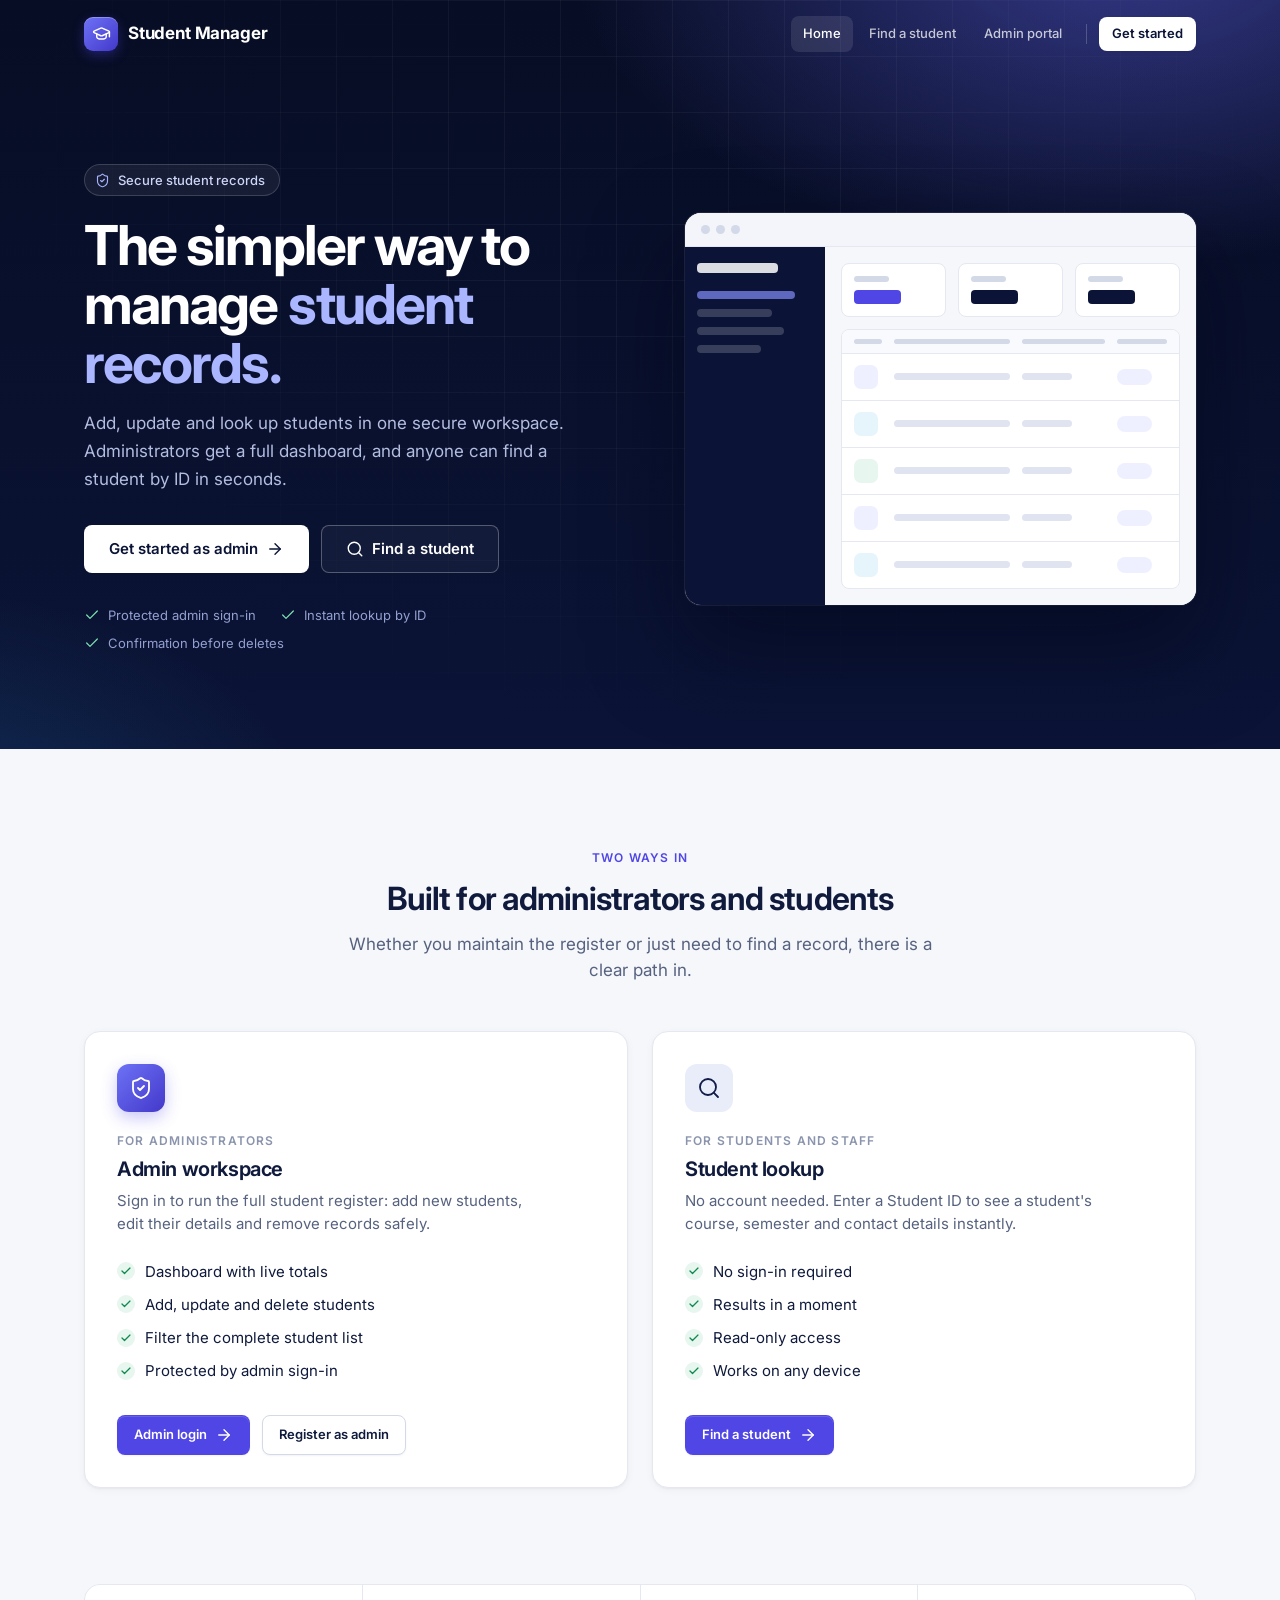
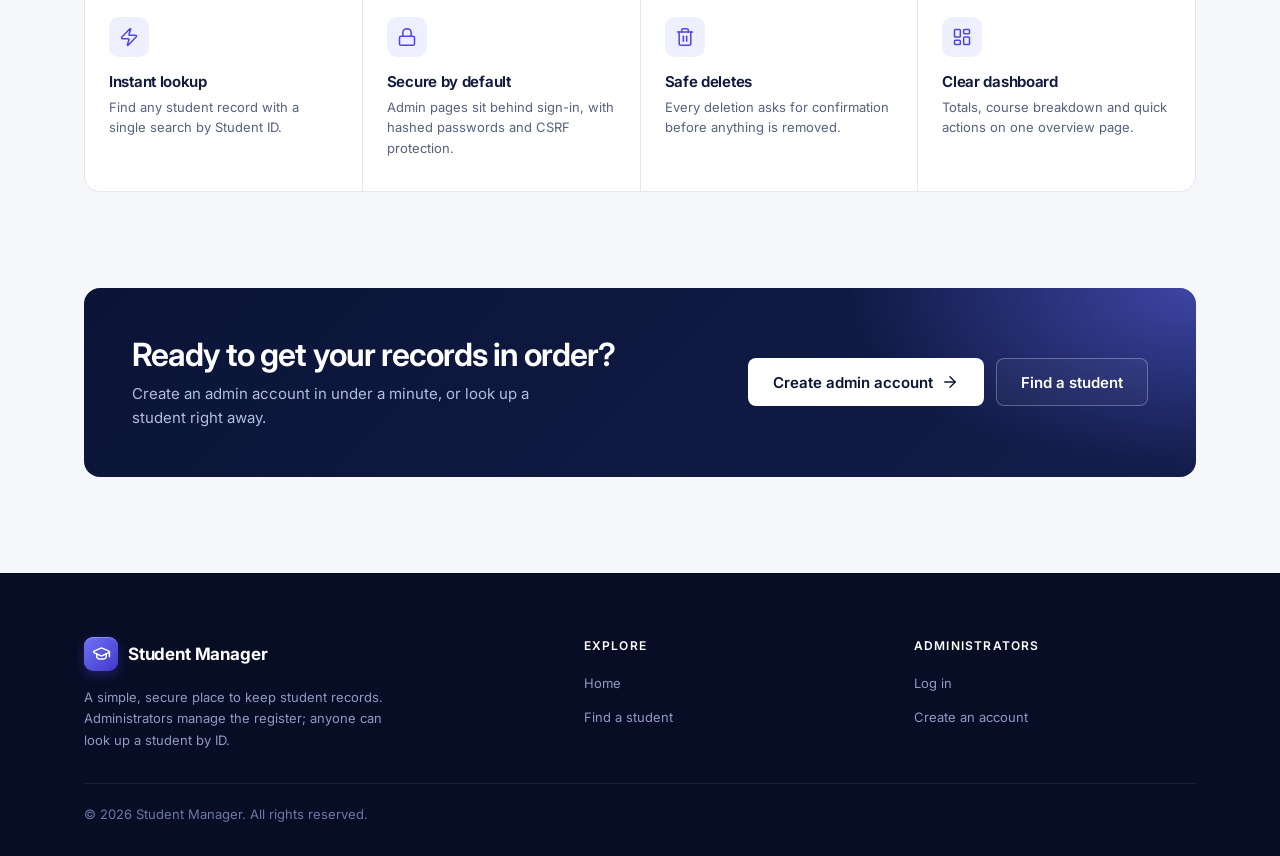
<file: target/classes/static/index.html>
<!DOCTYPE html>
<html lang="en">
<head>
    <meta charset="UTF-8">
    <meta name="viewport" content="width=device-width, initial-scale=1.0">
    <title>Student Management System</title>
    <link rel="icon" href="data:image/svg+xml,%3Csvg xmlns='http://www.w3.org/2000/svg' viewBox='0 0 32 32'%3E%3Crect width='32' height='32' rx='8' fill='%234f46e5'/%3E%3Cpath d='M16 8 6 13l10 5 10-5-10-5zM10 16v4c3 2.5 9 2.5 12 0v-4' fill='none' stroke='white' stroke-width='2' stroke-linecap='round' stroke-linejoin='round'/%3E%3C/svg%3E">
    <link rel="preconnect" href="https://fonts.googleapis.com">
    <link rel="preconnect" href="https://fonts.gstatic.com" crossorigin>
    <link rel="stylesheet" href="https://fonts.googleapis.com/css2?family=Inter:wght@400;500;600;700&amp;display=swap">
    <link rel="stylesheet" href="style.css">
</head>
<body data-area="public" data-nav="overlay">
<main class="flush">

<section class="hero">
    <div class="hero-in">
        <div class="hero-copy">
            <span class="pill"><span data-icon="shield" style="display:contents"></span>Secure student records</span>
            <h1>The simpler way to manage <em>student records.</em></h1>
            <p class="lead">Add, update and look up students in one secure workspace. Administrators get a full dashboard, and anyone can find a student by ID in seconds.</p>
            <div class="hero-cta">
                <a class="btn lg light arrow" href="admin-register.html">Get started as admin<span data-icon="arrow" style="display:contents"></span></a>
                <a class="btn lg outline-light" href="searchstudent.html"><span data-icon="search" style="display:contents"></span>Find a student</a>
            </div>
            <ul class="hero-points">
                <li><span data-icon="check" style="display:contents"></span>Protected admin sign-in</li>
                <li><span data-icon="check" style="display:contents"></span>Instant lookup by ID</li>
                <li><span data-icon="check" style="display:contents"></span>Confirmation before deletes</li>
            </ul>
        </div>

        <div class="mock" aria-hidden="true">
            <div class="mock-bar"><i></i><i></i><i></i></div>
            <div class="mock-body">
                <div class="mock-side"><b></b><span></span><span></span><span></span><span></span></div>
                <div class="mock-main">
                    <div class="mock-stats">
                        <div class="mock-stat"><span></span><b></b></div>
                        <div class="mock-stat"><span></span><b></b></div>
                        <div class="mock-stat"><span></span><b></b></div>
                    </div>
                    <div class="mock-table">
                        <div class="mock-row head"><span></span><span></span><span></span><span></span></div>
                        <div class="mock-row"><i class="av"></i><i class="ln"></i><i class="ln s"></i><i class="pl"></i></div>
                        <div class="mock-row"><i class="av"></i><i class="ln"></i><i class="ln s"></i><i class="pl"></i></div>
                        <div class="mock-row"><i class="av"></i><i class="ln"></i><i class="ln s"></i><i class="pl"></i></div>
                        <div class="mock-row"><i class="av"></i><i class="ln"></i><i class="ln s"></i><i class="pl"></i></div>
                        <div class="mock-row"><i class="av"></i><i class="ln"></i><i class="ln s"></i><i class="pl"></i></div>
                    </div>
                </div>
            </div>
        </div>
    </div>
</section>

<section class="section" id="portals">
    <div class="section-in">
        <div class="section-head">
            <span class="eyebrow">Two ways in</span>
            <h2>Built for administrators and students</h2>
            <p>Whether you maintain the register or just need to find a record, there is a clear path in.</p>
        </div>
        <div class="portals">
            <article class="portal">
                <span class="ic lg brand-ic" data-icon="shield"></span>
                <span class="tag">For administrators</span>
                <h3>Admin workspace</h3>
                <p>Sign in to run the full student register: add new students, edit their details and remove records safely.</p>
                <ul class="checks">
                    <li><span data-icon="check" style="display:contents"></span>Dashboard with live totals</li>
                    <li><span data-icon="check" style="display:contents"></span>Add, update and delete students</li>
                    <li><span data-icon="check" style="display:contents"></span>Filter the complete student list</li>
                    <li><span data-icon="check" style="display:contents"></span>Protected by admin sign-in</li>
                </ul>
                <div class="portal-actions">
                    <a class="btn arrow" href="adimin-login.html">Admin login<span data-icon="arrow" style="display:contents"></span></a>
                    <a class="btn ghost" href="admin-register.html">Register as admin</a>
                </div>
            </article>
            <article class="portal">
                <span class="ic lg navy-ic" data-icon="search"></span>
                <span class="tag">For students and staff</span>
                <h3>Student lookup</h3>
                <p>No account needed. Enter a Student ID to see a student's course, semester and contact details instantly.</p>
                <ul class="checks">
                    <li><span data-icon="check" style="display:contents"></span>No sign-in required</li>
                    <li><span data-icon="check" style="display:contents"></span>Results in a moment</li>
                    <li><span data-icon="check" style="display:contents"></span>Read-only access</li>
                    <li><span data-icon="check" style="display:contents"></span>Works on any device</li>
                </ul>
                <div class="portal-actions">
                    <a class="btn arrow" href="searchstudent.html">Find a student<span data-icon="arrow" style="display:contents"></span></a>
                </div>
            </article>
        </div>
    </div>
</section>

<section class="section tight-top">
    <div class="section-in">
        <div class="features">
            <div class="feature"><span class="ic" data-icon="zap"></span><h3>Instant lookup</h3><p>Find any student record with a single search by Student ID.</p></div>
            <div class="feature"><span class="ic" data-icon="lock"></span><h3>Secure by default</h3><p>Admin pages sit behind sign-in, with hashed passwords and CSRF protection.</p></div>
            <div class="feature"><span class="ic" data-icon="trash"></span><h3>Safe deletes</h3><p>Every deletion asks for confirmation before anything is removed.</p></div>
            <div class="feature"><span class="ic" data-icon="dash"></span><h3>Clear dashboard</h3><p>Totals, course breakdown and quick actions on one overview page.</p></div>
        </div>
    </div>
</section>

<section class="section tight-top">
    <div class="section-in">
        <div class="cta-band">
            <div>
                <h2>Ready to get your records in order?</h2>
                <p>Create an admin account in under a minute, or look up a student right away.</p>
            </div>
            <div class="hero-cta">
                <a class="btn lg light arrow" href="admin-register.html">Create admin account<span data-icon="arrow" style="display:contents"></span></a>
                <a class="btn lg outline-light" href="searchstudent.html">Find a student</a>
            </div>
        </div>
    </div>
</section>

</main>
<script src="csrf.js"></script>
</body>
</html>
</file>
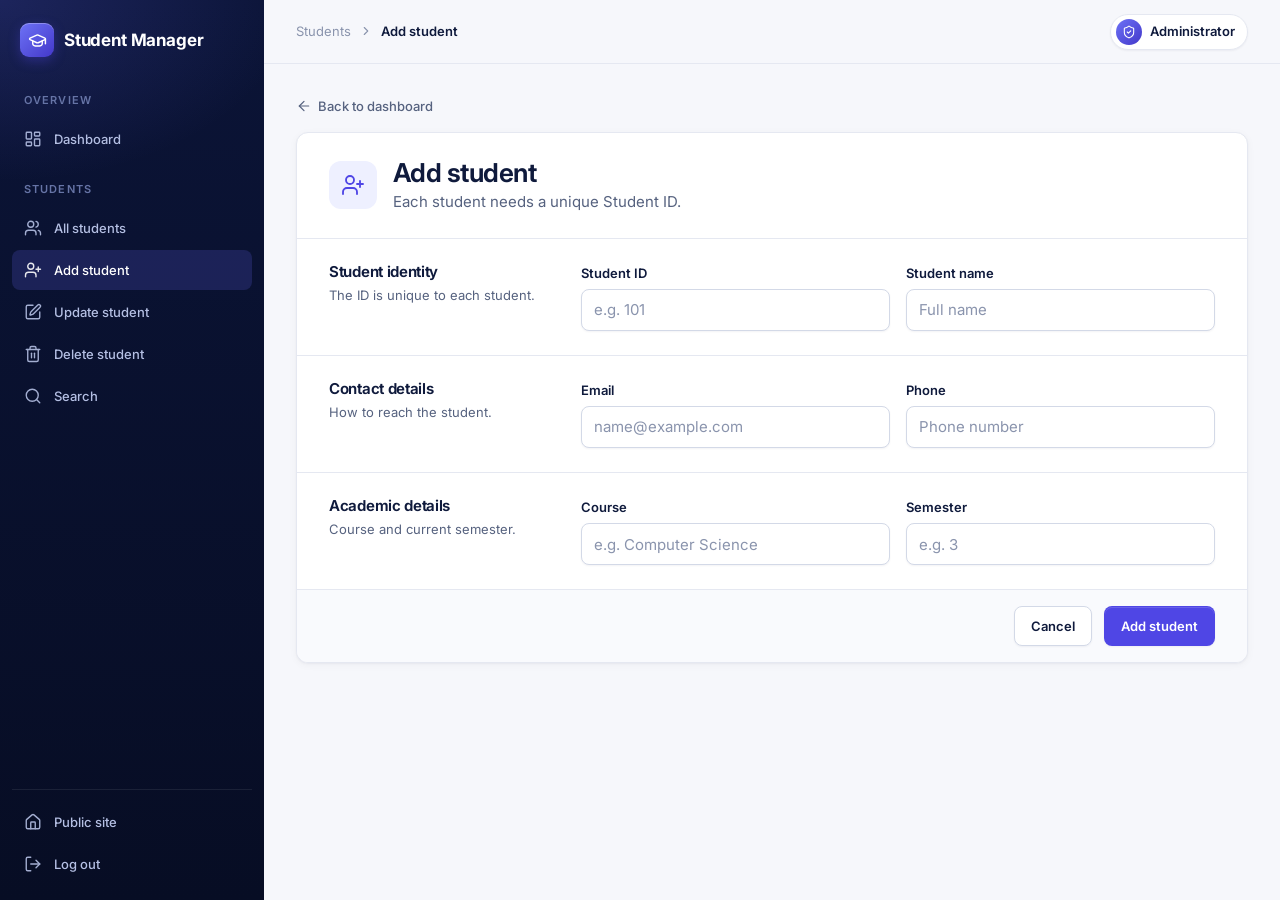
<file: target/classes/static/addstudent.html>
<!DOCTYPE html>
<html lang="en">
<head>
    <meta charset="UTF-8">
    <meta name="viewport" content="width=device-width, initial-scale=1.0">
    <title>Add Student</title>
    <link rel="icon" href="data:image/svg+xml,%3Csvg xmlns='http://www.w3.org/2000/svg' viewBox='0 0 32 32'%3E%3Crect width='32' height='32' rx='8' fill='%234f46e5'/%3E%3Cpath d='M16 8 6 13l10 5 10-5-10-5zM10 16v4c3 2.5 9 2.5 12 0v-4' fill='none' stroke='white' stroke-width='2' stroke-linecap='round' stroke-linejoin='round'/%3E%3C/svg%3E">
    <link rel="preconnect" href="https://fonts.googleapis.com">
    <link rel="preconnect" href="https://fonts.gstatic.com" crossorigin>
    <link rel="stylesheet" href="https://fonts.googleapis.com/css2?family=Inter:wght@400;500;600;700&amp;display=swap">
    <link rel="stylesheet" href="style.css">
</head>
<body data-area="admin">
<main>
<a class="back-link" href="admin.html"><span data-icon="back" style="display:contents"></span>Back to dashboard</a>
<div class="card form-card">
    <div class="form-card-head">
        <span class="ic lg" data-icon="add"></span>
        <div><h1>Add student</h1><p class="sub">Each student needs a unique Student ID.</p></div>
    </div>
    <form action="/create" method="post" data-loading>
        <section class="form-section">
            <div><h2>Student identity</h2><p>The ID is unique to each student.</p></div>
            <div class="form-grid">
                <div class="field"><label for="id">Student ID</label>
                    <input type="number" id="id" name="id" placeholder="e.g. 101" min="1" required></div>
                <div class="field"><label for="name">Student name</label>
                    <input type="text" id="name" name="name" placeholder="Full name" required></div>
            </div>
        </section>
        <section class="form-section">
            <div><h2>Contact details</h2><p>How to reach the student.</p></div>
            <div class="form-grid">
                <div class="field"><label for="email">Email</label>
                    <input type="email" id="email" name="email" placeholder="name@example.com" required></div>
                <div class="field"><label for="phone">Phone</label>
                    <input type="text" id="phone" name="phone" placeholder="Phone number" required></div>
            </div>
        </section>
        <section class="form-section">
            <div><h2>Academic details</h2><p>Course and current semester.</p></div>
            <div class="form-grid">
                <div class="field"><label for="course">Course</label>
                    <input type="text" id="course" name="course" placeholder="e.g. Computer Science" required></div>
                <div class="field"><label for="semester">Semester</label>
                    <input type="number" id="semester" name="semester" placeholder="e.g. 3" min="1" required></div>
            </div>
        </section>
        <div class="form-foot"><a class="btn ghost" href="admin.html">Cancel</a><button type="submit" class="btn">Add student</button></div>
    </form>
</div>
</main>
<script src="csrf.js"></script>
</body>
</html>
</file>
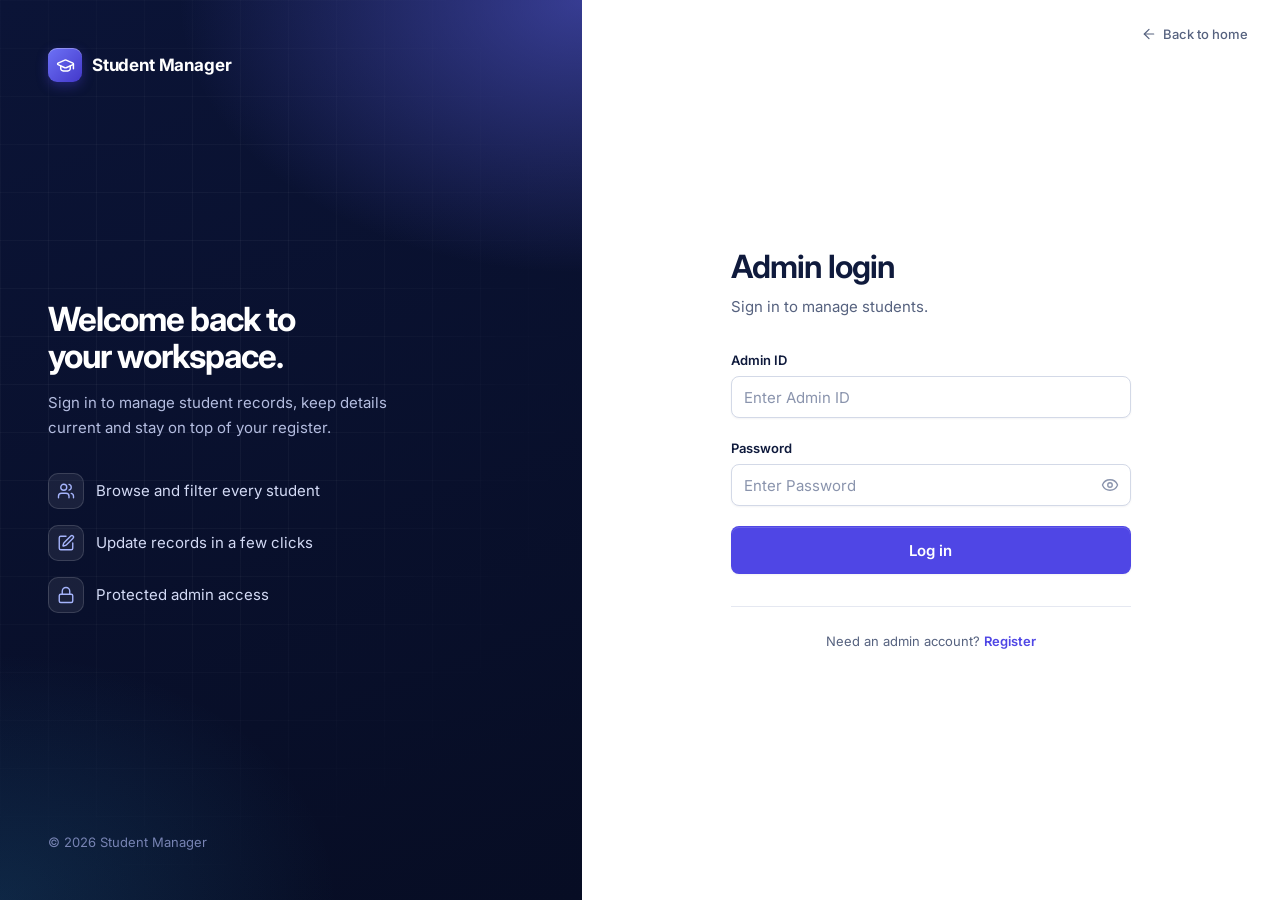
<file: target/classes/static/adimin-login.html>
<!DOCTYPE html>
<html lang="en">
<head>
    <meta charset="UTF-8">
    <meta name="viewport" content="width=device-width, initial-scale=1.0">
    <title>Admin Login</title>
    <link rel="icon" href="data:image/svg+xml,%3Csvg xmlns='http://www.w3.org/2000/svg' viewBox='0 0 32 32'%3E%3Crect width='32' height='32' rx='8' fill='%234f46e5'/%3E%3Cpath d='M16 8 6 13l10 5 10-5-10-5zM10 16v4c3 2.5 9 2.5 12 0v-4' fill='none' stroke='white' stroke-width='2' stroke-linecap='round' stroke-linejoin='round'/%3E%3C/svg%3E">
    <link rel="preconnect" href="https://fonts.googleapis.com">
    <link rel="preconnect" href="https://fonts.gstatic.com" crossorigin>
    <link rel="stylesheet" href="https://fonts.googleapis.com/css2?family=Inter:wght@400;500;600;700&amp;display=swap">
    <link rel="stylesheet" href="style.css">
</head>
<body data-area="auth">
<main class="auth">
    <aside class="auth-aside">
        <a class="brand" href="index.html"><span class="brand-mark" data-icon="cap"></span>Student Manager</a>
        <div>
            <h2>Welcome back to your workspace.</h2>
            <p class="lead">Sign in to manage student records, keep details current and stay on top of your register.</p>
            <ul class="auth-points">
                <li><span class="ic" data-icon="users"></span>Browse and filter every student</li>
                <li><span class="ic" data-icon="edit"></span>Update records in a few clicks</li>
                <li><span class="ic" data-icon="lock"></span>Protected admin access</li>
            </ul>
        </div>
        <p class="auth-note">&copy; <span data-year></span> Student Manager</p>
    </aside>

    <section class="auth-main">
        <a class="auth-back" href="index.html"><span data-icon="back" style="display:contents"></span>Back to home</a>
        <div class="auth-card">
            <a class="brand" href="index.html"><span class="brand-mark" data-icon="cap"></span>Student Manager</a>
            <h1>Admin login</h1>
            <p class="sub">Sign in to manage students.</p>
            <form onsubmit="event.preventDefault(); loginAdmin();" class="stack">
                <div class="field"><label for="username">Admin ID</label>
                    <input type="text" id="username" placeholder="Enter Admin ID" autocomplete="username" required></div>
                <div class="field"><label for="password">Password</label>
                    <input type="password" id="password" placeholder="Enter Password" autocomplete="current-password" required></div>
                <button type="submit" class="btn lg block" id="loginBtn">Log in</button>
            </form>
            <p class="msg" id="message" role="alert"></p>
            <p class="auth-alt">Need an admin account? <a href="admin-register.html">Register</a></p>
        </div>
    </section>
</main>
<script src="csrf.js"></script>
<script>
function loginAdmin() {
    let username = document.getElementById("username").value;
    let password = document.getElementById("password").value;
    const message = document.getElementById("message");
    const button = document.getElementById("loginBtn");

    if (username === "" || password === "") {
        showMsg(message, "Please enter Admin ID and Password", "err");
        return;
    }
    setLoading(button, true);

    fetch("/adminlogin", {
        method: "POST",
        headers: csrfHeaders({ "Content-Type": "application/x-www-form-urlencoded" }),
        body: "username=" + encodeURIComponent(username) +
            "&password=" + encodeURIComponent(password)
    })
        .then(response => response.text())
        .then(data => {
            if (data === "Login successful") {
                showMsg(message, "Login successful. Opening the dashboard...", "ok");
                window.location.href = "/admin.html";
            } else {
                showMsg(message, data.length > 120 ? "Login failed. Please try again." : data, "err");
                setLoading(button, false);
            }
        })
        .catch(error => {
            console.log(error);
            showMsg(message, "Something went wrong. Check your connection and try again.", "err");
            setLoading(button, false);
        });
}
</script>
</body>
</html>
</file>
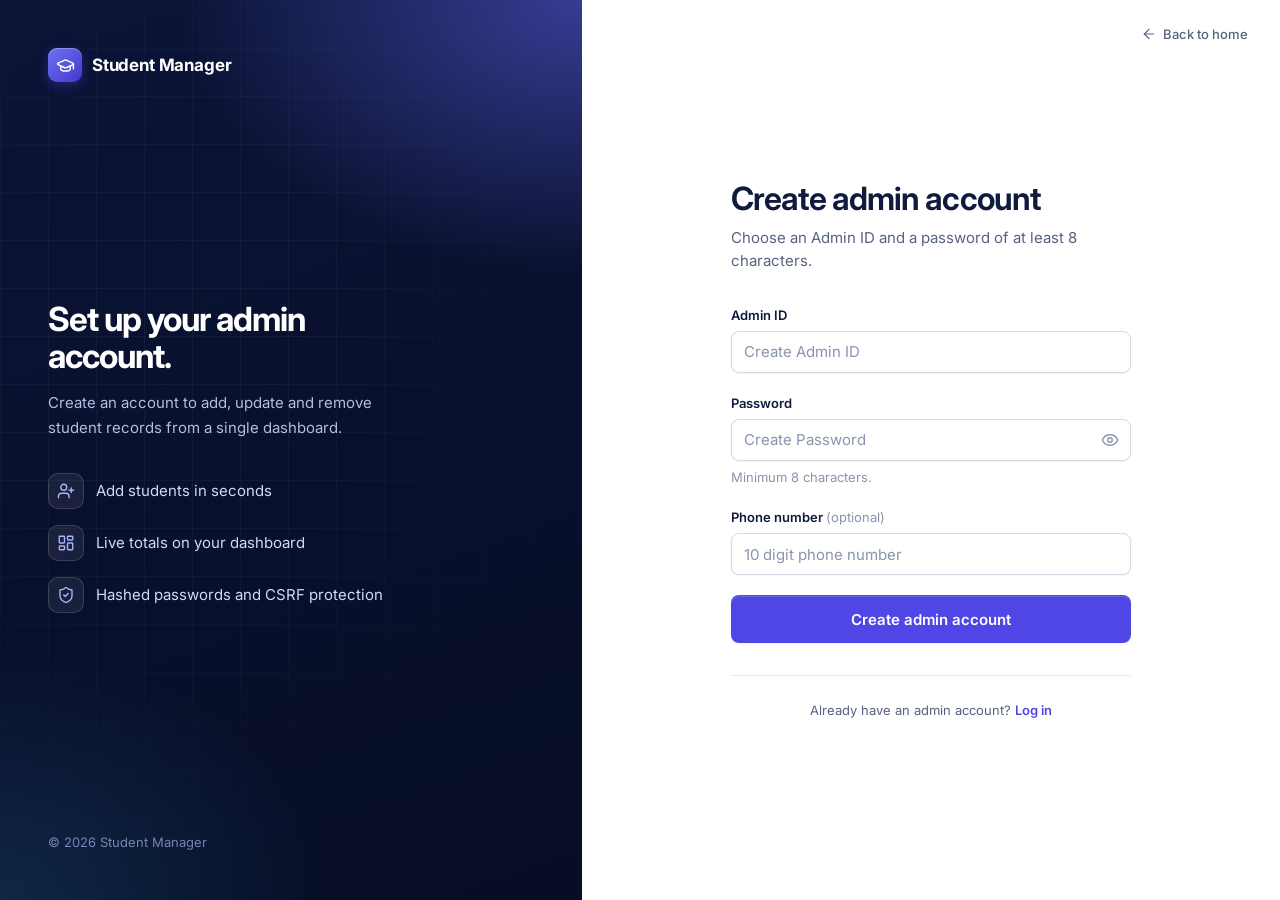
<file: target/classes/static/admin-register.html>
<!DOCTYPE html>
<html lang="en">
<head>
    <meta charset="UTF-8">
    <meta name="viewport" content="width=device-width, initial-scale=1.0">
    <title>Admin Registration</title>
    <link rel="icon" href="data:image/svg+xml,%3Csvg xmlns='http://www.w3.org/2000/svg' viewBox='0 0 32 32'%3E%3Crect width='32' height='32' rx='8' fill='%234f46e5'/%3E%3Cpath d='M16 8 6 13l10 5 10-5-10-5zM10 16v4c3 2.5 9 2.5 12 0v-4' fill='none' stroke='white' stroke-width='2' stroke-linecap='round' stroke-linejoin='round'/%3E%3C/svg%3E">
    <link rel="preconnect" href="https://fonts.googleapis.com">
    <link rel="preconnect" href="https://fonts.gstatic.com" crossorigin>
    <link rel="stylesheet" href="https://fonts.googleapis.com/css2?family=Inter:wght@400;500;600;700&amp;display=swap">
    <link rel="stylesheet" href="style.css">
</head>
<body data-area="auth">
<main class="auth">
    <aside class="auth-aside">
        <a class="brand" href="index.html"><span class="brand-mark" data-icon="cap"></span>Student Manager</a>
        <div>
            <h2>Set up your admin account.</h2>
            <p class="lead">Create an account to add, update and remove student records from a single dashboard.</p>
            <ul class="auth-points">
                <li><span class="ic" data-icon="add"></span>Add students in seconds</li>
                <li><span class="ic" data-icon="dash"></span>Live totals on your dashboard</li>
                <li><span class="ic" data-icon="shield"></span>Hashed passwords and CSRF protection</li>
            </ul>
        </div>
        <p class="auth-note">&copy; <span data-year></span> Student Manager</p>
    </aside>

    <section class="auth-main">
        <a class="auth-back" href="index.html"><span data-icon="back" style="display:contents"></span>Back to home</a>
        <div class="auth-card">
            <a class="brand" href="index.html"><span class="brand-mark" data-icon="cap"></span>Student Manager</a>
            <h1>Create admin account</h1>
            <p class="sub">Choose an Admin ID and a password of at least 8 characters.</p>
            <form onsubmit="event.preventDefault(); createAccount();" class="stack">
                <div class="field"><label for="adminId">Admin ID</label>
                    <input type="text" id="adminId" placeholder="Create Admin ID" maxlength="50" autocomplete="username" required></div>
                <div class="field"><label for="password">Password</label>
                    <input type="password" id="password" placeholder="Create Password" minlength="8" autocomplete="new-password" required>
                    <p class="hint">Minimum 8 characters.</p></div>
                <div class="field"><label for="phone">Phone number <span class="opt">(optional)</span></label>
                    <input type="text" id="phone" placeholder="10 digit phone number" maxlength="10" inputmode="numeric"></div>
                <button type="submit" class="btn lg block" id="registerBtn">Create admin account</button>
            </form>
            <p class="msg" id="message" role="alert"></p>
            <p class="auth-alt">Already have an admin account? <a href="adimin-login.html">Log in</a></p>
        </div>
    </section>
</main>
<script src="csrf.js"></script>
<script>
// Keep these in sync with the server rules in AdminController
const MIN_PASSWORD_LENGTH = 8;

function createAccount() {
    let adminId = document.getElementById("adminId").value.trim();
    let password = document.getElementById("password").value;
    let phone = document.getElementById("phone").value.trim();
    const message = document.getElementById("message");
    const button = document.getElementById("registerBtn");

    if (adminId === "") { showMsg(message, "Please enter Admin ID", "err"); return; }
    if (password.length < MIN_PASSWORD_LENGTH) {
        showMsg(message, "Password must be at least " + MIN_PASSWORD_LENGTH + " characters", "err");
        return;
    }
    if (phone !== "" && !/^[0-9]{10}$/.test(phone)) {
        showMsg(message, "Phone number must be 10 digits (or leave it empty)", "err");
        return;
    }
    setLoading(button, true);

    fetch("/registeradmin", {
        method: "POST",
        headers: csrfHeaders({ "Content-Type": "application/x-www-form-urlencoded" }),
        body: "adminId=" + encodeURIComponent(adminId) +
            "&password=" + encodeURIComponent(password) +
            "&phone=" + encodeURIComponent(phone)
    })
        .then(response => response.text().then(text => ({ ok: response.ok, text: text })))
        .then(result => {
            showMsg(message, result.text.length > 120 ? "Registration failed. Please try again." : result.text, result.ok ? "ok" : "err");
            if (result.ok) {
                setTimeout(() => { window.location.href = "adimin-login.html"; }, 1500);
            } else {
                setLoading(button, false);
            }
        })
        .catch(error => {
            console.log(error);
            showMsg(message, "Something went wrong. Check your connection and try again.", "err");
            setLoading(button, false);
        });
}
</script>
</body>
</html>
</file>
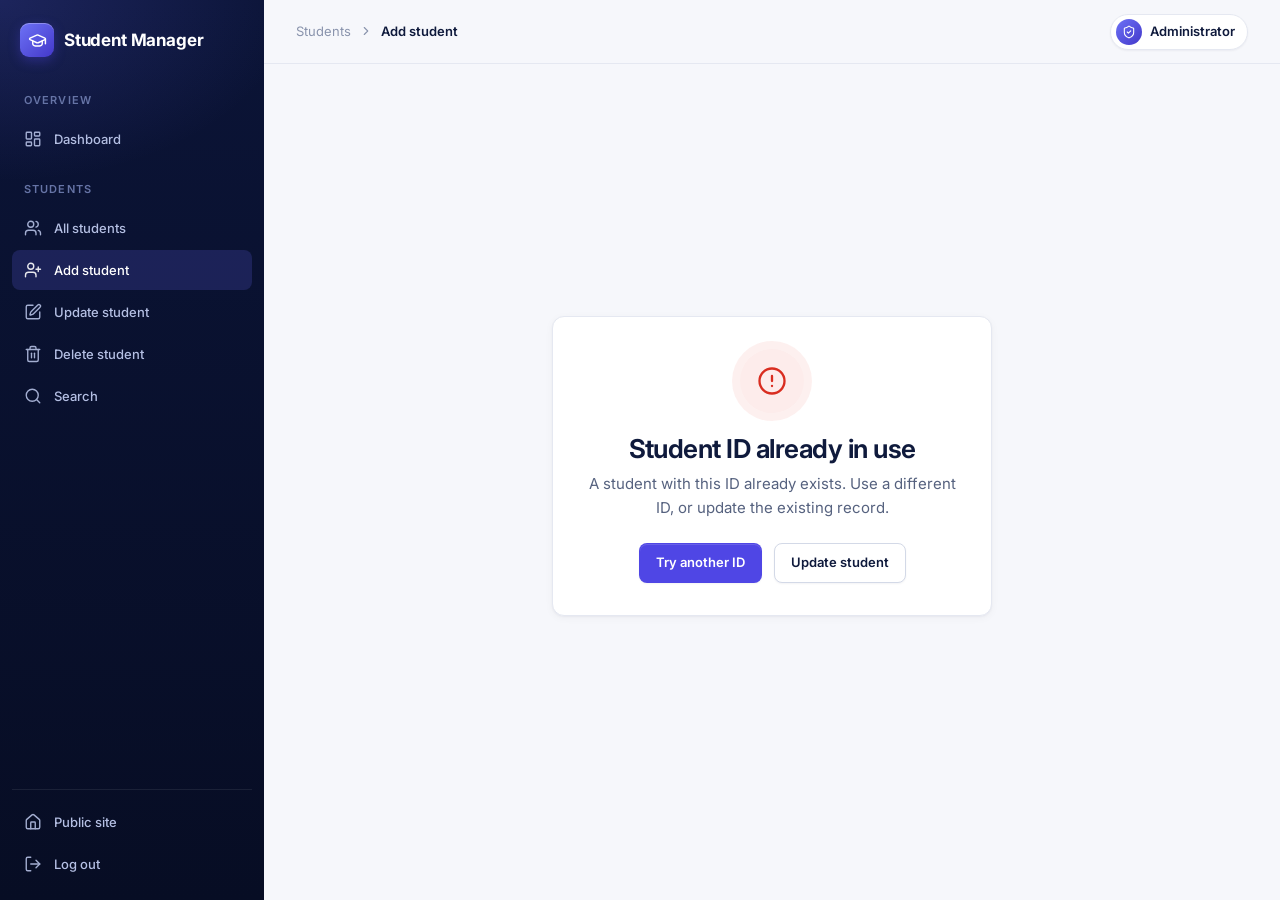
<file: target/classes/static/alreadyUsed.html>
<!DOCTYPE html>
<html lang="en">
<head>
    <meta charset="UTF-8">
    <meta name="viewport" content="width=device-width, initial-scale=1.0">
    <title>Student ID already in use</title>
    <link rel="icon" href="data:image/svg+xml,%3Csvg xmlns='http://www.w3.org/2000/svg' viewBox='0 0 32 32'%3E%3Crect width='32' height='32' rx='8' fill='%234f46e5'/%3E%3Cpath d='M16 8 6 13l10 5 10-5-10-5zM10 16v4c3 2.5 9 2.5 12 0v-4' fill='none' stroke='white' stroke-width='2' stroke-linecap='round' stroke-linejoin='round'/%3E%3C/svg%3E">
    <link rel="preconnect" href="https://fonts.googleapis.com">
    <link rel="preconnect" href="https://fonts.gstatic.com" crossorigin>
    <link rel="stylesheet" href="https://fonts.googleapis.com/css2?family=Inter:wght@400;500;600;700&amp;display=swap">
    <link rel="stylesheet" href="style.css">
</head>
<body data-area="admin" data-page="addstudent.html">
<main class="center">
<div class="card narrow status">
    <div class="status-ic err" data-icon="bad"></div>
    <h1>Student ID already in use</h1><p>A student with this ID already exists. Use a different ID, or update the existing record.</p>
    <div class="row"><a class="btn" href="addstudent.html">Try another ID</a><a class="btn ghost" href="updatestudent.html">Update student</a></div>
</div>
</main>
<script src="csrf.js"></script>
</body>
</html>
</file>
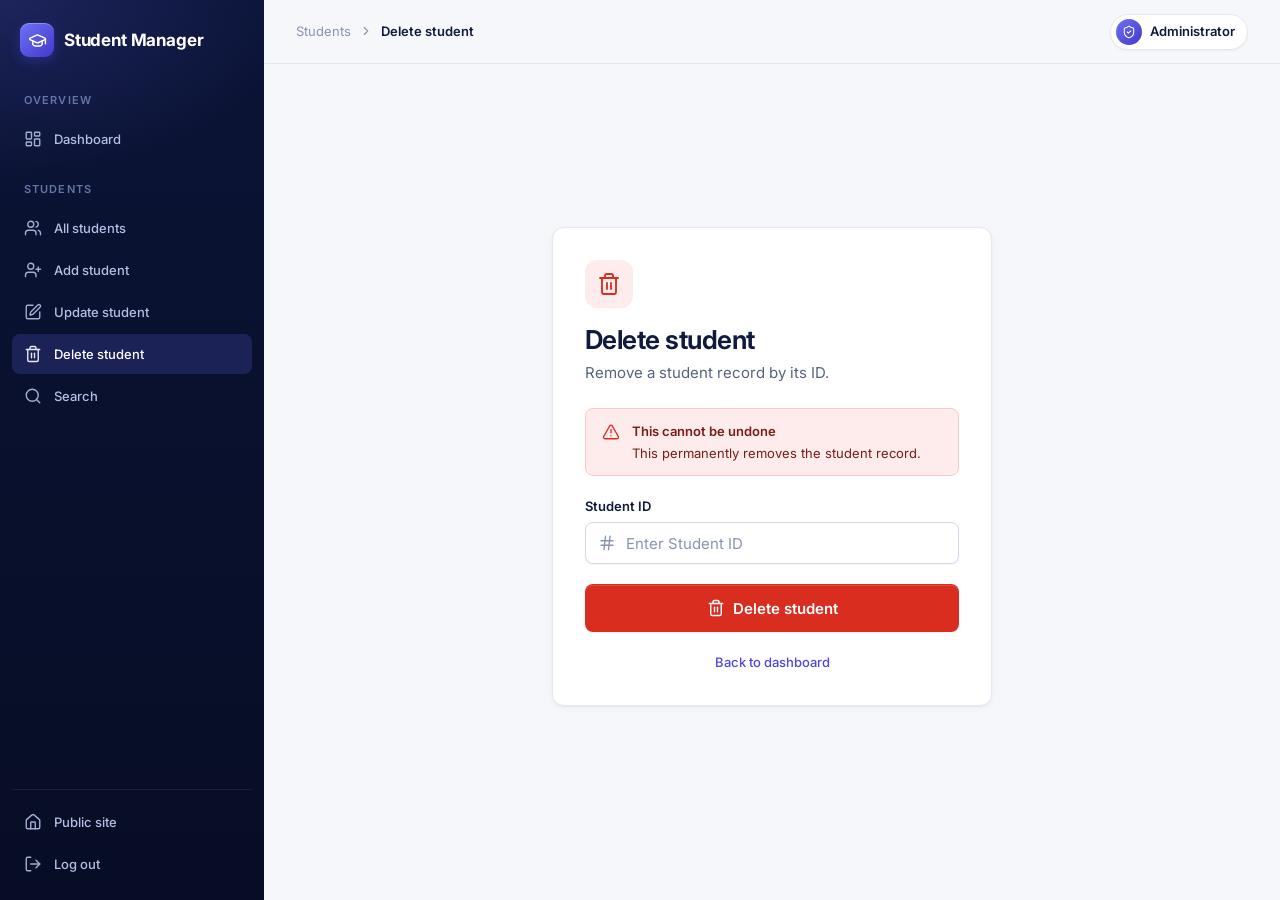
<file: target/classes/static/deletestudent.html>
<!DOCTYPE html>
<html lang="en">
<head>
    <meta charset="UTF-8">
    <meta name="viewport" content="width=device-width, initial-scale=1.0">
    <title>Delete Student</title>
    <link rel="icon" href="data:image/svg+xml,%3Csvg xmlns='http://www.w3.org/2000/svg' viewBox='0 0 32 32'%3E%3Crect width='32' height='32' rx='8' fill='%234f46e5'/%3E%3Cpath d='M16 8 6 13l10 5 10-5-10-5zM10 16v4c3 2.5 9 2.5 12 0v-4' fill='none' stroke='white' stroke-width='2' stroke-linecap='round' stroke-linejoin='round'/%3E%3C/svg%3E">
    <link rel="preconnect" href="https://fonts.googleapis.com">
    <link rel="preconnect" href="https://fonts.gstatic.com" crossorigin>
    <link rel="stylesheet" href="https://fonts.googleapis.com/css2?family=Inter:wght@400;500;600;700&amp;display=swap">
    <link rel="stylesheet" href="style.css">
</head>
<body data-area="admin" data-page="deletestudent.html">
<main class="center">
<div class="card narrow">
    <div class="card-top">
        <span class="ic lg danger" data-icon="trash"></span>
        <div><h1>Delete student</h1><p class="sub">Remove a student record by its ID.</p></div>
    </div>
    <div class="callout danger" style="margin-bottom:20px"><span data-icon="warn"></span>
        <div><b>This cannot be undone</b><p>This permanently removes the student record.</p></div></div>
    <form action="/deletestudent" method="post" id="deleteForm" class="stack">
        <div class="field"><label for="id">Student ID</label>
            <div class="input-wrap has-icon"><span class="lead" data-icon="hash"></span>
                <input type="number" id="id" name="id" placeholder="Enter Student ID" min="1" required></div></div>
        <button type="submit" class="btn danger lg block" id="deleteBtn"><span data-icon="trash" style="display:contents"></span>Delete student</button>
    </form>
    <div class="links"><a href="admin.html">Back to dashboard</a></div>
</div>
</main>
<script src="csrf.js"></script>
<script>
// Ask for confirmation first, then send the normal form (the token is already in it)
const form = document.getElementById("deleteForm");
form.addEventListener("submit", async (event) => {
    event.preventDefault();
    if (form.dataset.busy) { return; }
    const id = document.getElementById("id").value;
    const ok = await confirmDialog("Delete student?", "Student ID " + id + " will be permanently deleted.", "Delete");
    if (!ok) { return; }
    form.dataset.busy = "1";
    setLoading(document.getElementById("deleteBtn"), true);
    form.submit();
});
window.addEventListener("pageshow", () => { delete form.dataset.busy; setLoading(document.getElementById("deleteBtn"), false); });
</script>
</body>
</html>
</file>
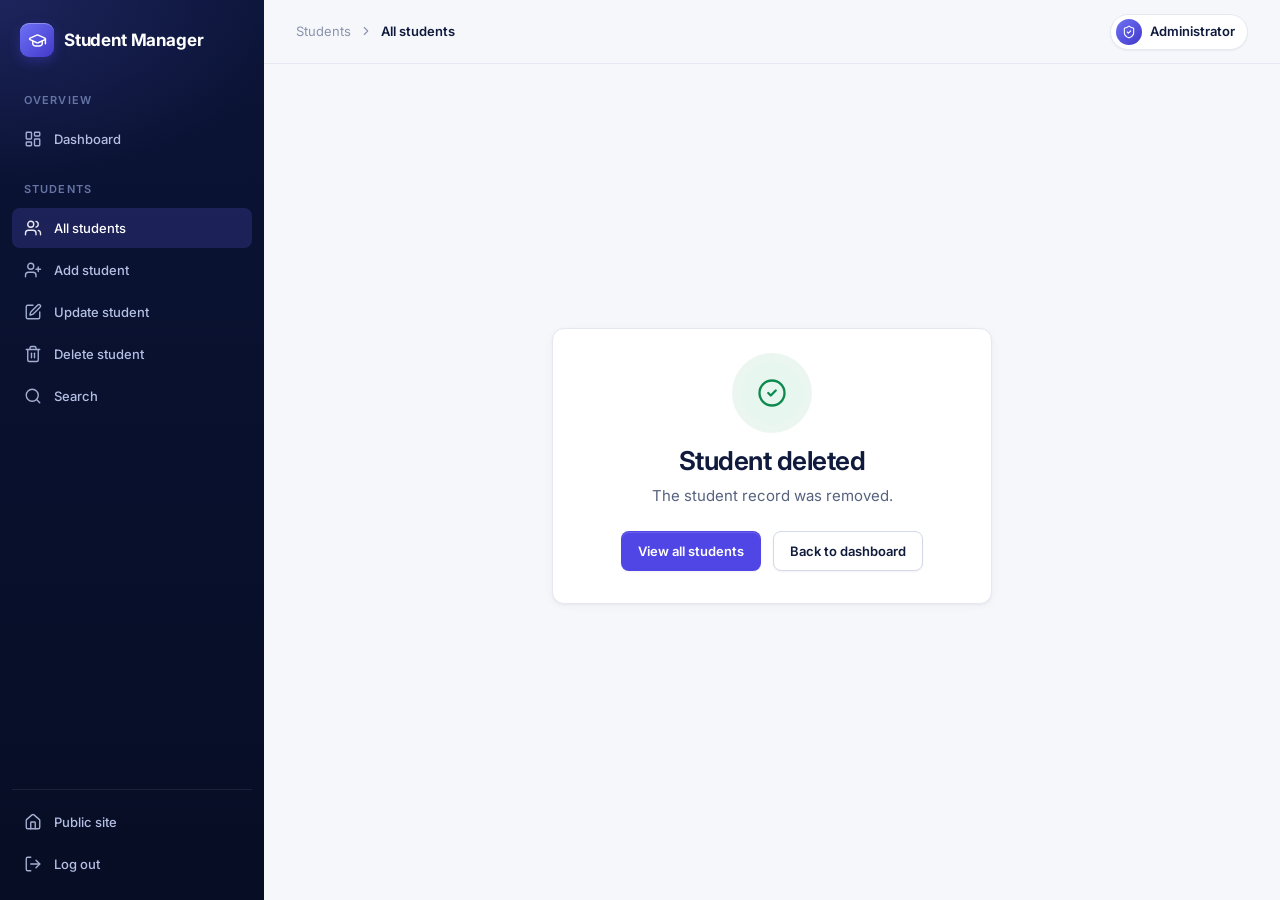
<file: target/classes/static/deleteSuccess.html>
<!DOCTYPE html>
<html lang="en">
<head>
    <meta charset="UTF-8">
    <meta name="viewport" content="width=device-width, initial-scale=1.0">
    <title>Student deleted</title>
    <link rel="icon" href="data:image/svg+xml,%3Csvg xmlns='http://www.w3.org/2000/svg' viewBox='0 0 32 32'%3E%3Crect width='32' height='32' rx='8' fill='%234f46e5'/%3E%3Cpath d='M16 8 6 13l10 5 10-5-10-5zM10 16v4c3 2.5 9 2.5 12 0v-4' fill='none' stroke='white' stroke-width='2' stroke-linecap='round' stroke-linejoin='round'/%3E%3C/svg%3E">
    <link rel="preconnect" href="https://fonts.googleapis.com">
    <link rel="preconnect" href="https://fonts.gstatic.com" crossorigin>
    <link rel="stylesheet" href="https://fonts.googleapis.com/css2?family=Inter:wght@400;500;600;700&amp;display=swap">
    <link rel="stylesheet" href="style.css">
</head>
<body data-area="admin" data-page="viewstudents.html">
<main class="center">
<div class="card narrow status">
    <div class="status-ic ok" data-icon="ok"></div>
    <h1>Student deleted</h1><p>The student record was removed.</p>
    <div class="row"><a class="btn" href="viewstudents.html">View all students</a><a class="btn ghost" href="admin.html">Back to dashboard</a></div>
</div>
</main>
<script src="csrf.js"></script>
</body>
</html>
</file>
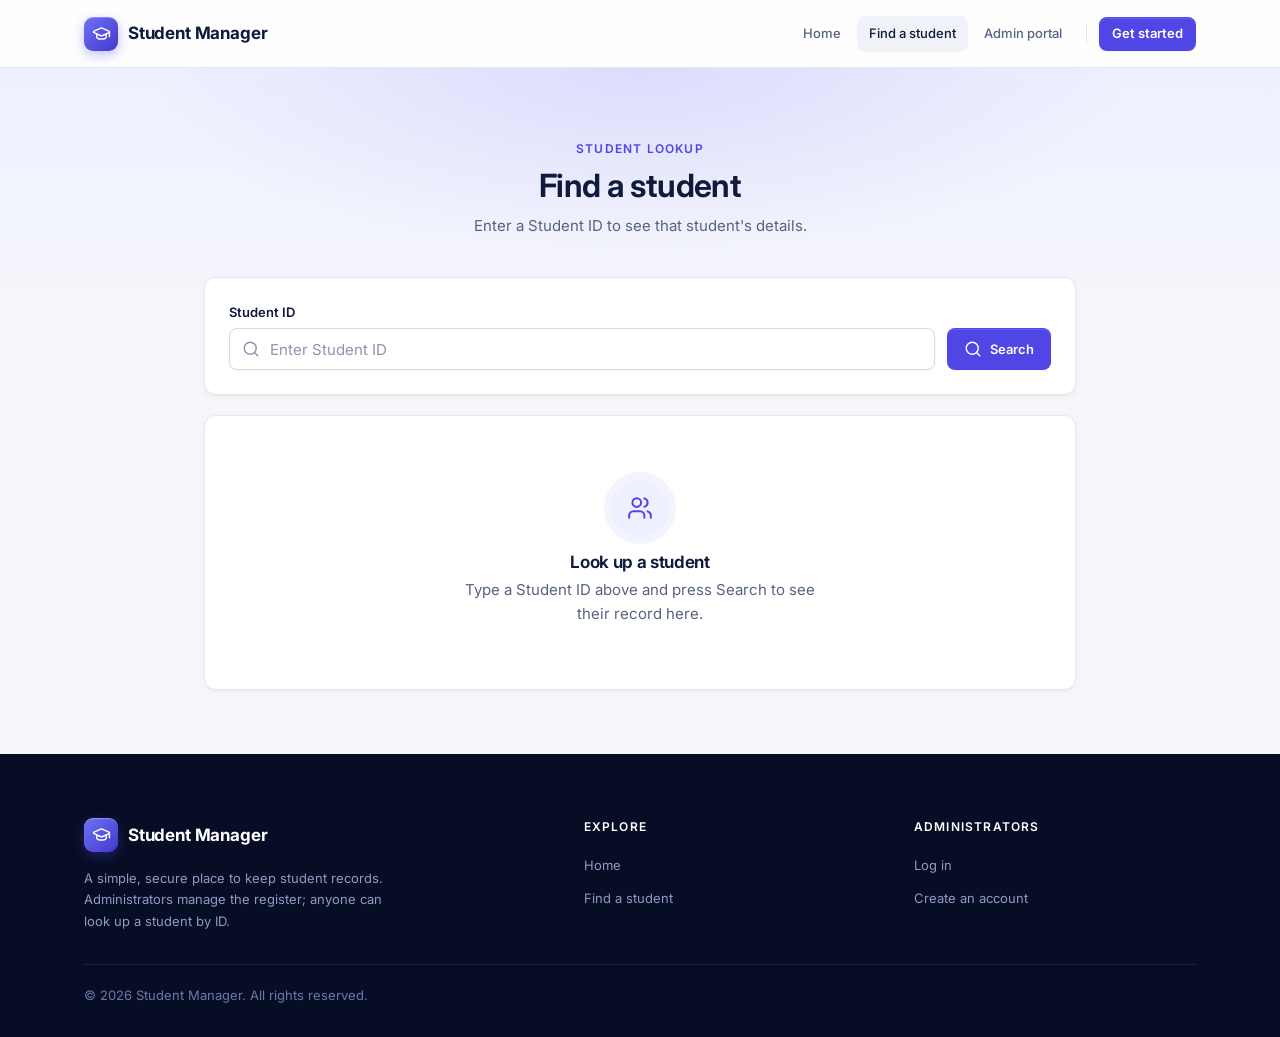
<file: target/classes/static/searchstudent.html>
<!DOCTYPE html>
<html lang="en">
<head>
    <meta charset="UTF-8">
    <meta name="viewport" content="width=device-width, initial-scale=1.0">
    <title>Search Student</title>
    <link rel="icon" href="data:image/svg+xml,%3Csvg xmlns='http://www.w3.org/2000/svg' viewBox='0 0 32 32'%3E%3Crect width='32' height='32' rx='8' fill='%234f46e5'/%3E%3Cpath d='M16 8 6 13l10 5 10-5-10-5zM10 16v4c3 2.5 9 2.5 12 0v-4' fill='none' stroke='white' stroke-width='2' stroke-linecap='round' stroke-linejoin='round'/%3E%3C/svg%3E">
    <link rel="preconnect" href="https://fonts.googleapis.com">
    <link rel="preconnect" href="https://fonts.gstatic.com" crossorigin>
    <link rel="stylesheet" href="https://fonts.googleapis.com/css2?family=Inter:wght@400;500;600;700&amp;display=swap">
    <link rel="stylesheet" href="style.css">
</head>
<body data-area="public">
<section class="banner">
    <span class="eyebrow">Student lookup</span>
    <h1>Find a student</h1>
    <p class="sub">Enter a Student ID to see that student's details.</p>
</section>
<main class="search-main">
<div class="card">
    <form onsubmit="searchStudent(event)" class="search-form">
        <div class="field"><label for="search">Student ID</label>
            <div class="input-wrap has-icon"><span class="lead" data-icon="search"></span>
                <input type="number" id="search" placeholder="Enter Student ID" min="1" required></div></div>
        <button type="submit" class="btn" id="searchBtn" style="height:42px"><span data-icon="search" style="display:contents"></span>Search</button>
    </form>
    <p class="msg" id="message" role="status"></p>
</div>
<div class="card pad0" id="idle" style="margin-top:20px">
    <div class="empty"><span class="ic" data-icon="users"></span><h3>Look up a student</h3><p>Type a Student ID above and press Search to see their record here.</p></div>
</div>
<div class="card pad0" id="result" hidden style="margin-top:20px">
    <div class="tbl"><table class="data">
        <thead><tr><th>Student ID</th><th>Student</th><th>Course</th><th>Semester</th><th>Phone</th></tr></thead>
        <tbody id="studentTableBody"></tbody>
    </table></div>
</div>
</main>
<script src="csrf.js"></script>
<script>
function searchStudent(event) {
    event.preventDefault();   // stop the page from reloading
    let id = document.getElementById("search").value;
    const message = document.getElementById("message");
    const box = document.getElementById("result");
    const idle = document.getElementById("idle");
    const table = document.getElementById("studentTableBody");
    const button = document.getElementById("searchBtn");
    setLoading(button, true);

    fetch("/searchstudent?id=" + encodeURIComponent(id))
        .then(response => response.text())
        .then(text => {
            table.replaceChildren();
            idle.hidden = true;
            // The server sends an empty reply when no student has that ID
            const student = text.trim() === "" ? null : JSON.parse(text);
            if (student === null) {
                box.hidden = true;
                showMsg(message, "No student found with ID " + id, "err");
                return;
            }
            showMsg(message, "Student found", "ok");
            box.hidden = false;
            const row = document.createElement("tr");
            const cells = [
                ["Student ID", "mono", student.id],
                ["Student", "cell-person", null],
                ["Course", "", student.course],
                ["Semester", "num", student.semester],
                ["Phone", "num", student.phone]
            ];
            cells.forEach(c => {
                const cell = document.createElement("td");
                if (c[1]) { cell.className = c[1]; }
                cell.dataset.label = c[0];
                if (c[0] === "Student") {
                    cell.appendChild(personCell(student));   // safe: built with textContent
                } else if (c[0] === "Course" && c[2]) {
                    cell.appendChild(el("span", "badge", c[2]));
                } else {
                    cell.textContent = c[2] === null || c[2] === undefined ? "" : c[2];   // safe: no innerHTML
                }
                row.appendChild(cell);
            });
            table.appendChild(row);
        })
        .catch(error => {
            console.log(error);
            box.hidden = true;
            showMsg(message, "Could not search right now. Please try again.", "err");
        })
        .finally(() => setLoading(button, false));
}
</script>
</body>
</html>
</file>
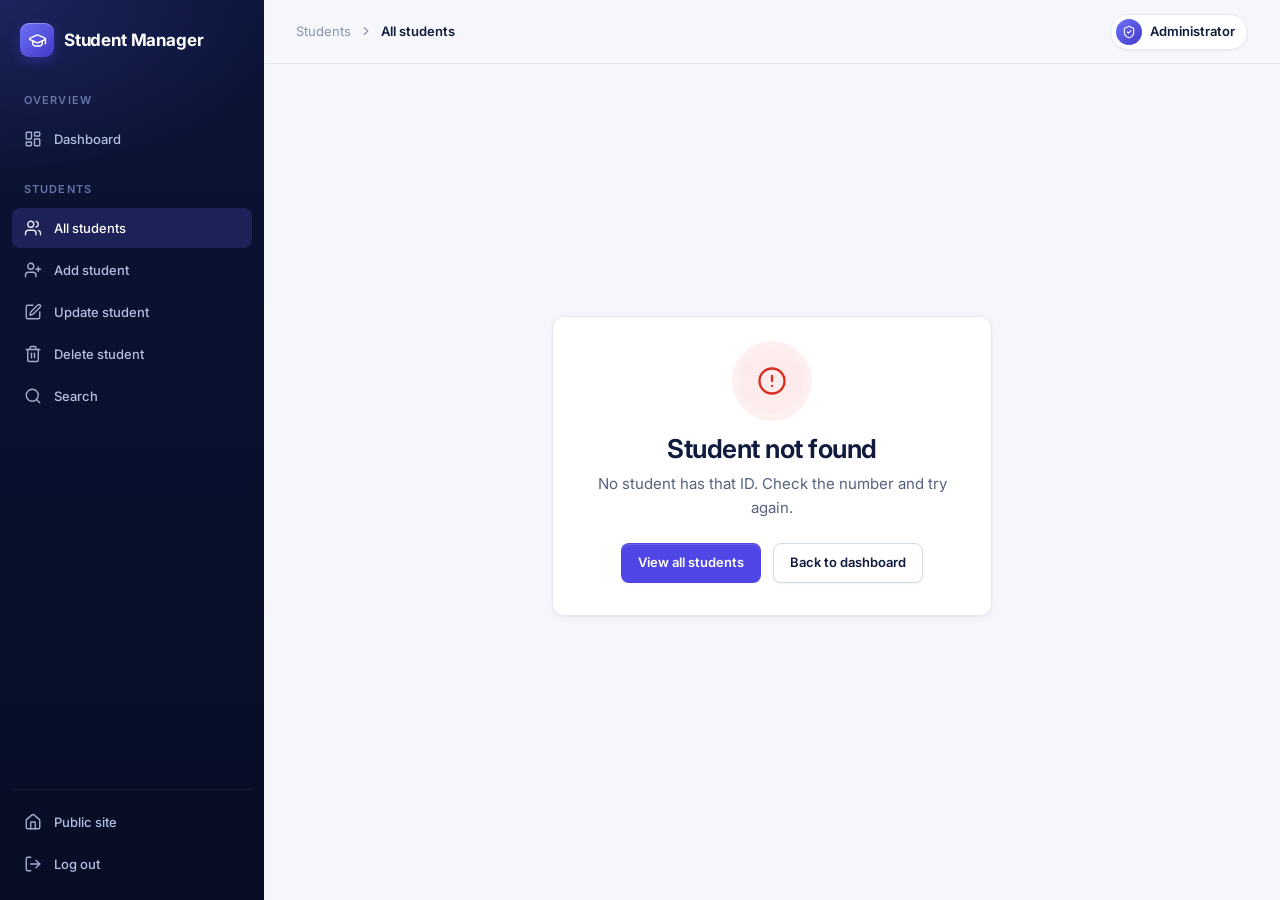
<file: target/classes/static/StudentNotfound.html>
<!DOCTYPE html>
<html lang="en">
<head>
    <meta charset="UTF-8">
    <meta name="viewport" content="width=device-width, initial-scale=1.0">
    <title>Student not found</title>
    <link rel="icon" href="data:image/svg+xml,%3Csvg xmlns='http://www.w3.org/2000/svg' viewBox='0 0 32 32'%3E%3Crect width='32' height='32' rx='8' fill='%234f46e5'/%3E%3Cpath d='M16 8 6 13l10 5 10-5-10-5zM10 16v4c3 2.5 9 2.5 12 0v-4' fill='none' stroke='white' stroke-width='2' stroke-linecap='round' stroke-linejoin='round'/%3E%3C/svg%3E">
    <link rel="preconnect" href="https://fonts.googleapis.com">
    <link rel="preconnect" href="https://fonts.gstatic.com" crossorigin>
    <link rel="stylesheet" href="https://fonts.googleapis.com/css2?family=Inter:wght@400;500;600;700&amp;display=swap">
    <link rel="stylesheet" href="style.css">
</head>
<body data-area="admin" data-page="viewstudents.html">
<main class="center">
<div class="card narrow status">
    <div class="status-ic err" data-icon="bad"></div>
    <h1>Student not found</h1><p>No student has that ID. Check the number and try again.</p>
    <div class="row"><a class="btn" href="viewstudents.html">View all students</a><a class="btn ghost" href="admin.html">Back to dashboard</a></div>
</div>
</main>
<script src="csrf.js"></script>
</body>
</html>
</file>
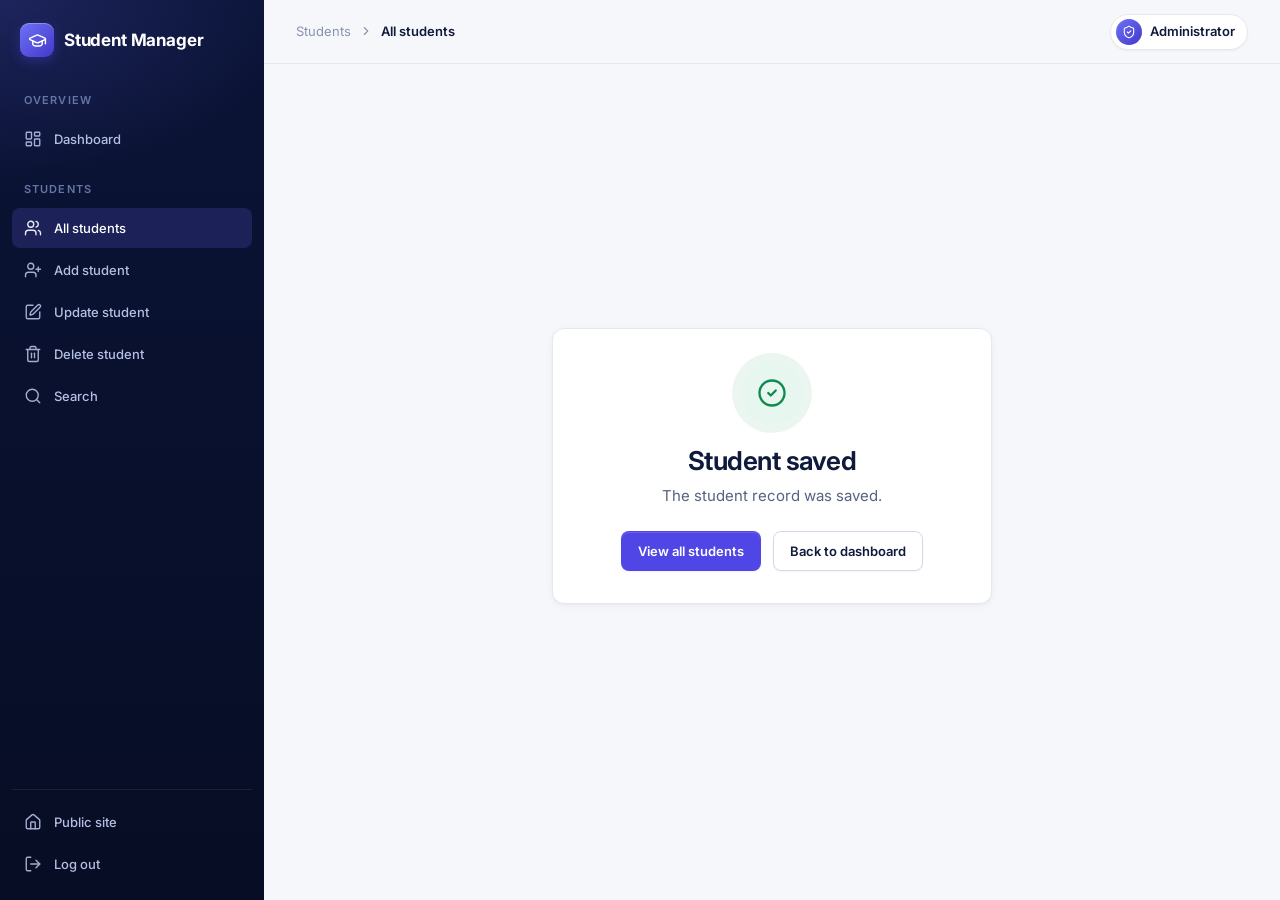
<file: target/classes/static/success.html>
<!DOCTYPE html>
<html lang="en">
<head>
    <meta charset="UTF-8">
    <meta name="viewport" content="width=device-width, initial-scale=1.0">
    <title>Student saved</title>
    <link rel="icon" href="data:image/svg+xml,%3Csvg xmlns='http://www.w3.org/2000/svg' viewBox='0 0 32 32'%3E%3Crect width='32' height='32' rx='8' fill='%234f46e5'/%3E%3Cpath d='M16 8 6 13l10 5 10-5-10-5zM10 16v4c3 2.5 9 2.5 12 0v-4' fill='none' stroke='white' stroke-width='2' stroke-linecap='round' stroke-linejoin='round'/%3E%3C/svg%3E">
    <link rel="preconnect" href="https://fonts.googleapis.com">
    <link rel="preconnect" href="https://fonts.gstatic.com" crossorigin>
    <link rel="stylesheet" href="https://fonts.googleapis.com/css2?family=Inter:wght@400;500;600;700&amp;display=swap">
    <link rel="stylesheet" href="style.css">
</head>
<body data-area="admin" data-page="viewstudents.html">
<main class="center">
<div class="card narrow status">
    <div class="status-ic ok" data-icon="ok"></div>
    <h1>Student saved</h1><p>The student record was saved.</p>
    <div class="row"><a class="btn" href="viewstudents.html">View all students</a><a class="btn ghost" href="admin.html">Back to dashboard</a></div>
</div>
</main>
<script src="csrf.js"></script>
</body>
</html>
</file>
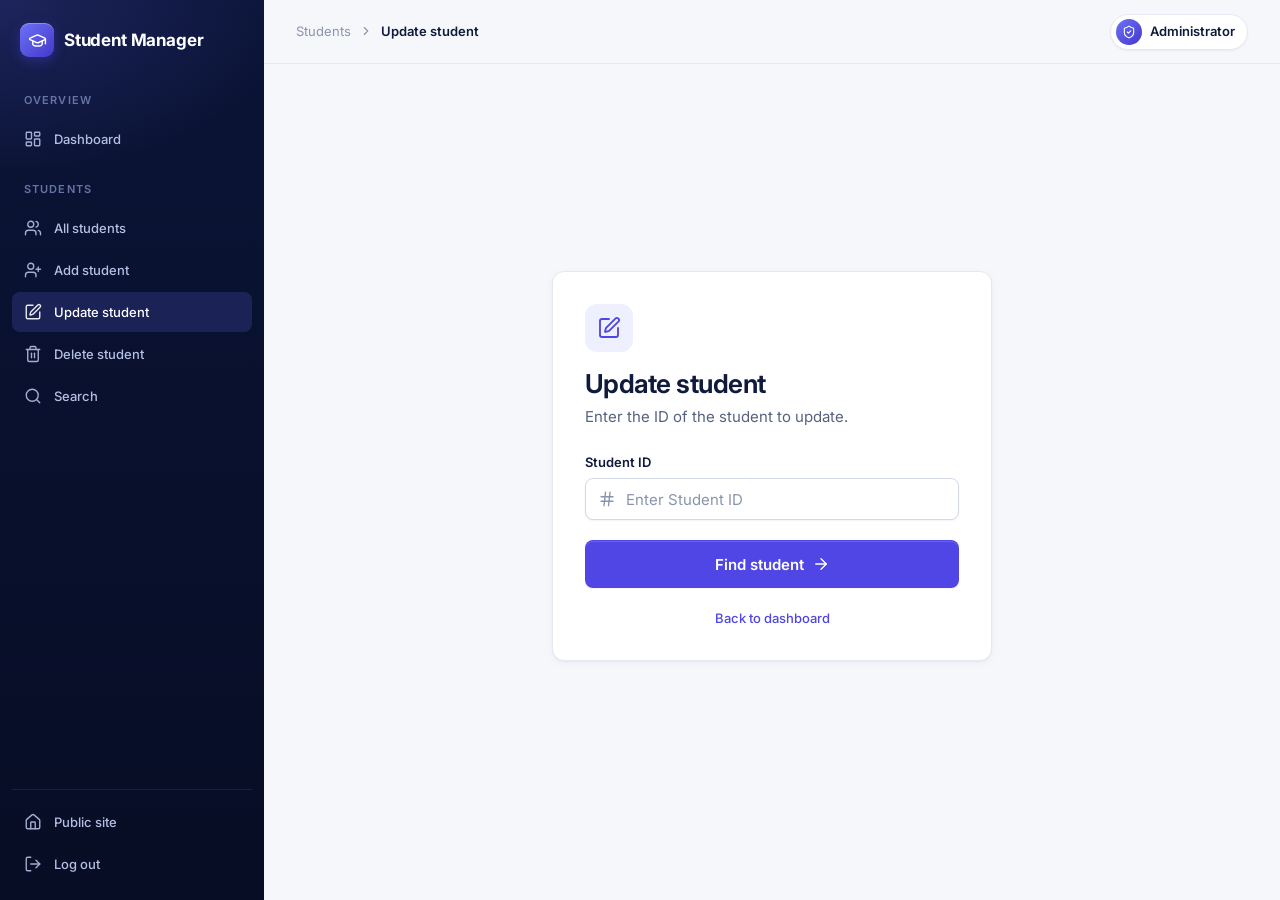
<file: target/classes/static/updatestudent.html>
<!DOCTYPE html>
<html lang="en">
<head>
    <meta charset="UTF-8">
    <meta name="viewport" content="width=device-width, initial-scale=1.0">
    <title>Update Student</title>
    <link rel="icon" href="data:image/svg+xml,%3Csvg xmlns='http://www.w3.org/2000/svg' viewBox='0 0 32 32'%3E%3Crect width='32' height='32' rx='8' fill='%234f46e5'/%3E%3Cpath d='M16 8 6 13l10 5 10-5-10-5zM10 16v4c3 2.5 9 2.5 12 0v-4' fill='none' stroke='white' stroke-width='2' stroke-linecap='round' stroke-linejoin='round'/%3E%3C/svg%3E">
    <link rel="preconnect" href="https://fonts.googleapis.com">
    <link rel="preconnect" href="https://fonts.gstatic.com" crossorigin>
    <link rel="stylesheet" href="https://fonts.googleapis.com/css2?family=Inter:wght@400;500;600;700&amp;display=swap">
    <link rel="stylesheet" href="style.css">
</head>
<body data-area="admin">
<main class="center">
<div class="card narrow">
    <div class="card-top">
        <span class="ic lg" data-icon="edit"></span>
        <div><h1>Update student</h1><p class="sub">Enter the ID of the student to update.</p></div>
    </div>
    <form action="/update" method="get" id="lookup" data-loading class="stack">
        <div class="field"><label for="id">Student ID</label>
            <div class="input-wrap has-icon"><span class="lead" data-icon="hash"></span>
                <input type="number" id="id" name="id" placeholder="Enter Student ID" min="1" required></div></div>
        <button type="submit" class="btn lg block arrow">Find student<span data-icon="arrow" style="display:contents"></span></button>
    </form>
    <div class="links"><a href="admin.html">Back to dashboard</a></div>
</div>
</main>
<script src="csrf.js"></script>
<script>
// Remember the ID so the next page can pre-fill the student's current details
document.getElementById("lookup").addEventListener("submit", () => {
    try { sessionStorage.setItem("updateId", document.getElementById("id").value); } catch (e) { /* storage unavailable */ }
});
</script>
</body>
</html>
</file>
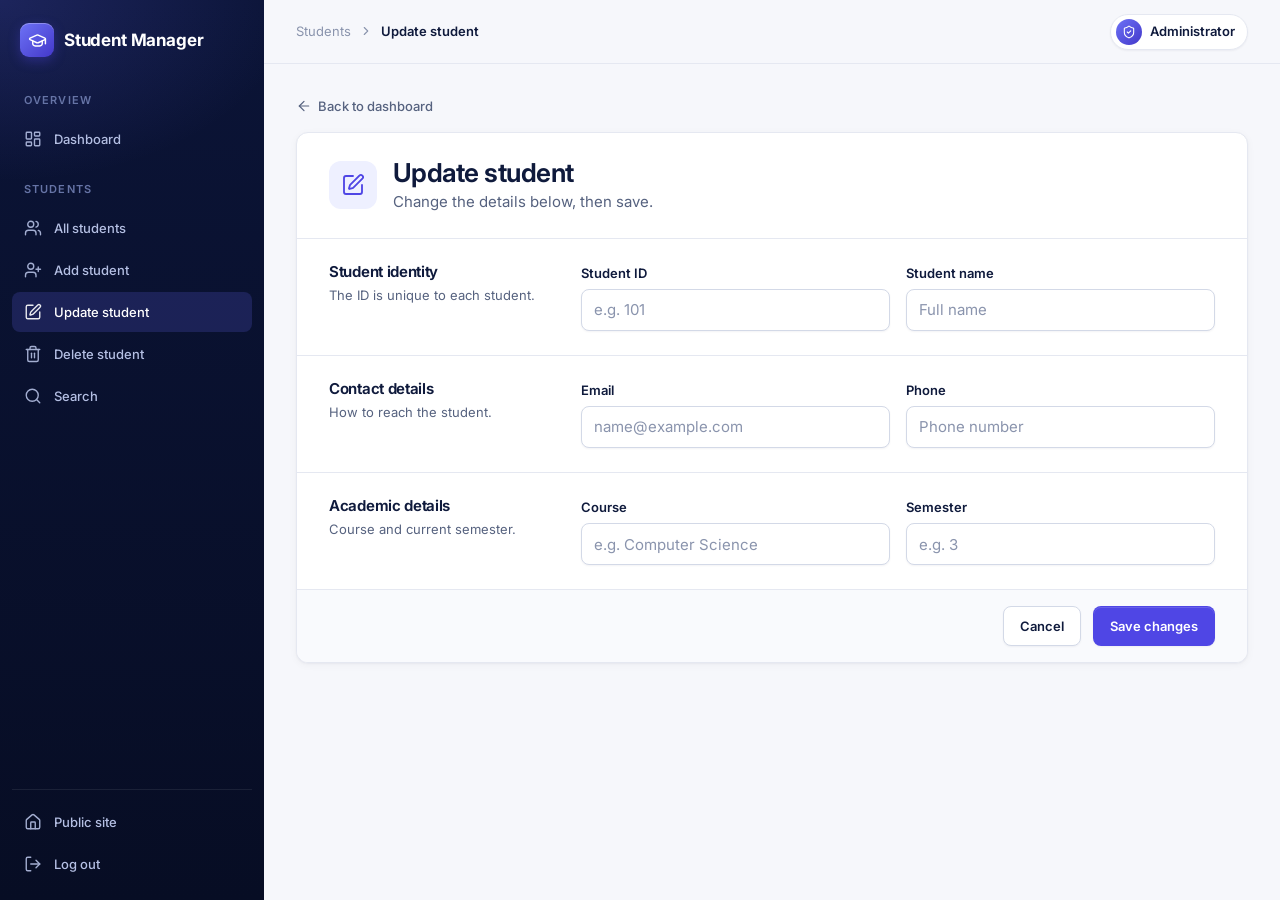
<file: target/classes/static/updateStudent2.html>
<!DOCTYPE html>
<html lang="en">
<head>
    <meta charset="UTF-8">
    <meta name="viewport" content="width=device-width, initial-scale=1.0">
    <title>Update Student</title>
    <link rel="icon" href="data:image/svg+xml,%3Csvg xmlns='http://www.w3.org/2000/svg' viewBox='0 0 32 32'%3E%3Crect width='32' height='32' rx='8' fill='%234f46e5'/%3E%3Cpath d='M16 8 6 13l10 5 10-5-10-5zM10 16v4c3 2.5 9 2.5 12 0v-4' fill='none' stroke='white' stroke-width='2' stroke-linecap='round' stroke-linejoin='round'/%3E%3C/svg%3E">
    <link rel="preconnect" href="https://fonts.googleapis.com">
    <link rel="preconnect" href="https://fonts.gstatic.com" crossorigin>
    <link rel="stylesheet" href="https://fonts.googleapis.com/css2?family=Inter:wght@400;500;600;700&amp;display=swap">
    <link rel="stylesheet" href="style.css">
</head>
<body data-area="admin" data-page="updatestudent.html">
<main>
<a class="back-link" href="admin.html"><span data-icon="back" style="display:contents"></span>Back to dashboard</a>
<div class="card form-card">
    <div class="form-card-head">
        <span class="ic lg" data-icon="edit"></span>
        <div><h1>Update student</h1><p class="sub" id="note">Change the details below, then save.</p></div>
    </div>
    <form action="/updateSt" method="post" data-loading>
        <section class="form-section">
            <div><h2>Student identity</h2><p>The ID is unique to each student.</p></div>
            <div class="form-grid">
                <div class="field"><label for="id">Student ID</label>
                    <input type="number" id="id" name="id" placeholder="e.g. 101" min="1" required></div>
                <div class="field"><label for="name">Student name</label>
                    <input type="text" id="name" name="name" placeholder="Full name" required></div>
            </div>
        </section>
        <section class="form-section">
            <div><h2>Contact details</h2><p>How to reach the student.</p></div>
            <div class="form-grid">
                <div class="field"><label for="email">Email</label>
                    <input type="email" id="email" name="email" placeholder="name@example.com" required></div>
                <div class="field"><label for="phone">Phone</label>
                    <input type="text" id="phone" name="phone" placeholder="Phone number" required></div>
            </div>
        </section>
        <section class="form-section">
            <div><h2>Academic details</h2><p>Course and current semester.</p></div>
            <div class="form-grid">
                <div class="field"><label for="course">Course</label>
                    <input type="text" id="course" name="course" placeholder="e.g. Computer Science" required></div>
                <div class="field"><label for="semester">Semester</label>
                    <input type="number" id="semester" name="semester" placeholder="e.g. 3" min="1" required></div>
            </div>
        </section>
        <div class="form-foot"><a class="btn ghost" href="admin.html">Cancel</a><button type="submit" class="btn">Save changes</button></div>
    </form>
</div>
</main>
<script src="csrf.js"></script>
<script>
// Pre-fill the form using the existing public /searchstudent endpoint.
// The ID comes from ?id=... (View All page) or from the Update lookup page.
(function () {
    let id = new URLSearchParams(location.search).get("id");
    try {
        if (!id) { id = sessionStorage.getItem("updateId"); }
        sessionStorage.removeItem("updateId");
    } catch (e) { /* storage unavailable */ }
    if (!id) { return; }

    fetch("/searchstudent?id=" + encodeURIComponent(id))
        .then(response => response.text())
        .then(text => {
            if (text.trim() === "") { toast("No student found with ID " + id, "err"); return; }
            const s = JSON.parse(text);
            ["id", "name", "email", "course", "semester", "phone"].forEach(field => {
                document.getElementById(field).value = s[field] === null || s[field] === undefined ? "" : s[field];
            });
            document.getElementById("id").readOnly = true;   // the ID identifies the record, so it stays fixed
            document.getElementById("note").textContent = "Editing student " + s.id + ". The ID cannot be changed.";
        })
        .catch(() => toast("Could not load the student's details. You can still type them in.", "err"));
})();
</script>
</body>
</html>
</file>
<file: target/classes/static/style.css>
/* ==========================================================================
   Student Manager - design system
   One stylesheet for every page.

   1.  Design tokens
   2.  Base & typography
   3.  Icons & utilities
   4.  Buttons
   5.  Forms
   6.  Alerts & callouts
   7.  Cards, badges, avatars
   8.  Tables
   9.  Empty & loading states
   10. Toasts & dialogs
   11. Public navigation & footer
   12. Admin shell (sidebar + topbar)
   13. Page layout (headers, forms, lookup, status)
   14. Home page
   15. Auth pages (login / register)
   16. Dashboard
   17. Animations
   18. Responsive
   ========================================================================== */


/* 1. DESIGN TOKENS ------------------------------------------------------- */
:root {
  /* Brand */
  --navy-950: #070d24;
  --navy-900: #0b1437;
  --navy-800: #121d4a;
  --primary: #4f46e5;
  --primary-hover: #4338ca;
  --primary-active: #3730a3;
  --primary-soft: #eef0ff;
  --primary-border: #c9ccf8;
  --primary-ring: rgba(79, 70, 229, 0.22);

  /* Neutrals */
  --background: #f6f7fb;
  --surface: #ffffff;
  --surface-muted: #f9fafd;
  --surface-sunken: #f0f2f8;
  --text-primary: #0f1a3c;
  --text-secondary: #56627f;
  --text-muted: #8a94ad;
  --border: #e5e8f1;
  --border-strong: #d3d9e7;

  /* Status */
  --success: #0f8a4f;
  --success-soft: #e7f6ee;
  --success-border: #bfe6d0;
  --danger: #d92d20;
  --danger-hover: #b42318;
  --danger-soft: #fdeceb;
  --danger-border: #f8c9c5;

  /* Shadows (navy-tinted so they sit naturally on the palette) */
  --shadow-xs: 0 1px 2px rgba(11, 20, 55, 0.05);
  --shadow-sm: 0 1px 2px rgba(11, 20, 55, 0.04), 0 2px 8px rgba(11, 20, 55, 0.04);
  --shadow: 0 1px 2px rgba(11, 20, 55, 0.04), 0 8px 24px rgba(11, 20, 55, 0.07);
  --shadow-lg: 0 4px 8px rgba(11, 20, 55, 0.04), 0 24px 48px rgba(11, 20, 55, 0.14);

  /* Radii */
  --radius-sm: 6px;
  --radius-md: 8px;
  --radius-lg: 12px;
  --radius-xl: 16px;

  /* Spacing scale (4px base) */
  --space-1: 4px;
  --space-2: 8px;
  --space-3: 12px;
  --space-4: 16px;
  --space-5: 20px;
  --space-6: 24px;
  --space-8: 32px;
  --space-10: 40px;
  --space-12: 48px;
  --space-16: 64px;
  --space-24: 96px;

  /* Typography */
  --font: "Inter", system-ui, -apple-system, "Segoe UI", Roboto, "Helvetica Neue", Arial, sans-serif;
  --text-xs: 0.75rem;
  --text-sm: 0.8125rem;
  --text-base: 0.9375rem;
  --text-md: 1.0625rem;
  --text-lg: 1.25rem;
  --text-xl: 1.625rem;
  --text-2xl: 2rem;

  /* Layout */
  --container: 1160px;
  --container-app: 1120px;
  --nav-h: 68px;
  --topbar-h: 64px;
  --sidebar-w: 264px;

  /* Motion */
  --ease: cubic-bezier(0.2, 0.7, 0.2, 1);
  --fast: 0.15s;
  --base: 0.25s;

  /* Icon masks used by alert messages */
  --mask-ok: url("data:image/svg+xml,%3Csvg xmlns='http://www.w3.org/2000/svg' viewBox='0 0 24 24' fill='none' stroke='black' stroke-width='2' stroke-linecap='round' stroke-linejoin='round'%3E%3Ccircle cx='12' cy='12' r='10'/%3E%3Cpath d='m9 12 2 2 4-4'/%3E%3C/svg%3E");
  --mask-bad: url("data:image/svg+xml,%3Csvg xmlns='http://www.w3.org/2000/svg' viewBox='0 0 24 24' fill='none' stroke='black' stroke-width='2' stroke-linecap='round' stroke-linejoin='round'%3E%3Ccircle cx='12' cy='12' r='10'/%3E%3Cpath d='M12 8v4M12 16h.01'/%3E%3C/svg%3E");
}


/* 2. BASE & TYPOGRAPHY --------------------------------------------------- */
*, *::before, *::after { box-sizing: border-box; }
* { margin: 0; }
[hidden] { display: none !important; }

html { -webkit-text-size-adjust: 100%; scroll-behavior: smooth; }

body {
  min-height: 100vh;
  font-family: var(--font);
  font-size: var(--text-base);
  line-height: 1.55;
  color: var(--text-primary);
  background: var(--background);
  -webkit-font-smoothing: antialiased;
  text-rendering: optimizeLegibility;
}

h1, h2, h3 { color: var(--text-primary); font-weight: 650; letter-spacing: -0.02em; line-height: 1.2; }
h1 { font-size: var(--text-xl); }
h2 { font-size: var(--text-md); }
h3 { font-size: var(--text-base); }

a { color: var(--primary); text-decoration: none; transition: color var(--fast); }
a:hover { color: var(--primary-hover); }
.link { font-weight: 600; }
.link:hover { text-decoration: underline; text-underline-offset: 3px; }

.sub { color: var(--text-secondary); }
img, svg { display: block; max-width: 100%; }

:focus-visible { outline: 2px solid var(--primary); outline-offset: 2px; }
::selection { background: var(--primary-ring); }

main {
  width: 100%;
  max-width: var(--container);
  margin: 0 auto;
  padding: var(--space-10) var(--space-6) var(--space-16);
  animation: enter 0.35s var(--ease);
}
main.flush { max-width: none; padding: 0; animation: none; }


/* 3. ICONS & UTILITIES --------------------------------------------------- */
.i {
  width: 18px; height: 18px; flex: none;
  stroke: currentColor; fill: none;
  stroke-width: 1.85; stroke-linecap: round; stroke-linejoin: round;
}

/* Icon tile used on cards and headers */
.ic {
  width: 40px; height: 40px; flex: none;
  display: grid; place-items: center;
  border-radius: 10px;
  background: var(--primary-soft); color: var(--primary);
}
.ic .i { width: 20px; height: 20px; }
.ic.lg { width: 48px; height: 48px; border-radius: 12px; }
.ic.lg .i { width: 24px; height: 24px; }
.ic.danger { background: var(--danger-soft); color: var(--danger); }

.sr-only {
  position: absolute; width: 1px; height: 1px; padding: 0; margin: -1px;
  overflow: hidden; clip: rect(0 0 0 0); white-space: nowrap; border: 0;
}
.eyebrow {
  font-size: var(--text-xs); font-weight: 600; letter-spacing: 0.1em;
  text-transform: uppercase; color: var(--primary);
}


/* 4. BUTTONS ------------------------------------------------------------- */
.btn {
  --btn-bg: var(--primary);
  --btn-bg-hover: var(--primary-hover);
  --btn-fg: #fff;
  --btn-bd: transparent;
  display: inline-flex; align-items: center; justify-content: center; gap: var(--space-2);
  height: 40px; padding: 0 var(--space-4);
  border: 1px solid var(--btn-bd); border-radius: var(--radius-md);
  background: var(--btn-bg); color: var(--btn-fg);
  font: 600 var(--text-sm)/1 var(--font);
  white-space: nowrap; text-decoration: none; cursor: pointer;
  box-shadow: var(--shadow-xs), inset 0 1px 0 rgba(255, 255, 255, 0.14);
  transition: background var(--fast), border-color var(--fast), box-shadow var(--fast), transform 0.1s;
}
.btn:hover { background: var(--btn-bg-hover); color: var(--btn-fg); }
.btn:active { transform: translateY(1px); box-shadow: none; }
.btn .i { transition: transform var(--fast); }
.btn.arrow:hover .i:last-child { transform: translateX(3px); }

.btn.ghost {
  --btn-bg: var(--surface); --btn-bg-hover: var(--surface-muted);
  --btn-fg: var(--text-primary); --btn-bd: var(--border-strong);
  box-shadow: var(--shadow-xs);
}
.btn.ghost:hover { border-color: #b7c0d6; }

.btn.danger { --btn-bg: var(--danger); --btn-bg-hover: var(--danger-hover); }

.btn.light { --btn-bg: #fff; --btn-bg-hover: #eef0ff; --btn-fg: var(--navy-900); }
.btn.outline-light {
  --btn-bg: rgba(255, 255, 255, 0.04); --btn-bg-hover: rgba(255, 255, 255, 0.12);
  --btn-fg: #fff; --btn-bd: rgba(255, 255, 255, 0.28);
  box-shadow: none;
}

.btn.sm { height: 34px; padding: 0 var(--space-3); }
.btn.lg { height: 48px; padding: 0 var(--space-6); font-size: var(--text-base); }
.btn.block { width: 100%; }

.btn[disabled] { opacity: 0.55; cursor: not-allowed; box-shadow: none; transform: none; }
.btn.loading { opacity: 0.85; cursor: progress; }
.btn.loading::before, .icon-btn.loading::before {
  content: ""; width: 1em; height: 1em; flex: none;
  border: 2px solid currentColor; border-right-color: transparent; border-radius: 50%;
  animation: spin 0.7s linear infinite;
}
.btn.loading .i, .icon-btn.loading .i { display: none; }

/* Square icon-only button (table actions, topbar) */
.icon-btn {
  width: 34px; height: 34px; flex: none;
  display: inline-grid; place-items: center;
  border: 1px solid transparent; border-radius: var(--radius-md);
  background: transparent; color: var(--text-secondary);
  cursor: pointer; text-decoration: none;
  transition: background var(--fast), color var(--fast), border-color var(--fast);
}
.icon-btn:hover { background: var(--surface-sunken); color: var(--text-primary); }
.icon-btn.danger:hover { background: var(--danger-soft); color: var(--danger); }
.icon-btn[disabled] { opacity: 0.5; cursor: not-allowed; }


/* 5. FORMS --------------------------------------------------------------- */
label, .label { display: block; font-size: var(--text-sm); font-weight: 600; color: var(--text-primary); }
label .opt { font-weight: 400; color: var(--text-muted); }

.field { display: grid; gap: 6px; align-content: start; }
.stack { display: grid; gap: var(--space-5); }
.form-grid { display: grid; grid-template-columns: repeat(2, minmax(0, 1fr)); gap: var(--space-5) var(--space-4); }
.span-2 { grid-column: 1 / -1; }

input {
  width: 100%; height: 42px; padding: 0 var(--space-3);
  border: 1px solid var(--border-strong); border-radius: var(--radius-md);
  background: var(--surface); color: var(--text-primary);
  font: inherit; font-size: var(--text-base);
  box-shadow: var(--shadow-xs);
  transition: border-color var(--fast), box-shadow var(--fast), background var(--fast);
}
input::placeholder { color: var(--text-muted); }
input:hover { border-color: #b7c0d6; }
input:focus { outline: 0; border-color: var(--primary); box-shadow: 0 0 0 4px var(--primary-ring); }
input[readonly] { background: var(--surface-sunken); color: var(--text-secondary); cursor: not-allowed; box-shadow: none; }
input:disabled { opacity: 0.6; cursor: not-allowed; }
input[aria-invalid="true"] { border-color: var(--danger); }
input[aria-invalid="true"]:focus { box-shadow: 0 0 0 4px rgba(217, 45, 32, 0.16); }
input[type="number"] { -moz-appearance: textfield; appearance: textfield; }
input[type="number"]::-webkit-inner-spin-button,
input[type="number"]::-webkit-outer-spin-button { -webkit-appearance: none; margin: 0; }
input[type="search"]::-webkit-search-cancel-button { cursor: pointer; }

.input-wrap { position: relative; }
.input-wrap .lead {
  position: absolute; left: 13px; top: 50%; transform: translateY(-50%);
  display: grid; color: var(--text-muted); pointer-events: none;
  transition: color var(--fast);
}
.input-wrap.has-icon input { padding-left: 40px; }
.input-wrap:focus-within .lead { color: var(--primary); }
.input-wrap.has-toggle input { padding-right: 44px; }
.input-wrap .toggle {
  position: absolute; right: 5px; top: 50%; transform: translateY(-50%);
  width: 32px; height: 32px; display: grid; place-items: center;
  border: 0; border-radius: 6px; background: none; color: var(--text-muted); cursor: pointer;
}
.input-wrap .toggle:hover { background: var(--surface-sunken); color: var(--text-primary); }

.hint { font-size: var(--text-sm); color: var(--text-muted); }
.field-error {
  display: flex; align-items: center; gap: 6px;
  font-size: var(--text-sm); color: var(--danger);
  animation: pop 0.15s var(--ease);
}
.field-error .i { width: 15px; height: 15px; }


/* 6. ALERTS & CALLOUTS --------------------------------------------------- */
.msg {
  display: flex; align-items: flex-start; gap: 10px;
  margin-top: var(--space-4); padding: 10px var(--space-3);
  border: 1px solid transparent; border-radius: var(--radius-md);
  font-size: var(--text-sm); line-height: 1.45;
  animation: pop 0.2s var(--ease);
}
.msg:empty { display: none; }
.msg::before {
  content: ""; flex: none; width: 18px; height: 18px; margin-top: 0;
  background: currentColor;
  -webkit-mask: var(--mask-ok) center / contain no-repeat; mask: var(--mask-ok) center / contain no-repeat;
}
.msg.ok { background: var(--success-soft); border-color: var(--success-border); color: var(--success); }
.msg.err { background: var(--danger-soft); border-color: var(--danger-border); color: var(--danger-hover); }
.msg.err::before { -webkit-mask-image: var(--mask-bad); mask-image: var(--mask-bad); }

.callout {
  display: flex; gap: var(--space-3); padding: var(--space-3) var(--space-4);
  border: 1px solid var(--border); border-radius: var(--radius-md);
  background: var(--surface-muted); font-size: var(--text-sm);
}
.callout .i { margin-top: 2px; }
.callout b { display: block; font-weight: 600; }
.callout p { margin-top: 2px; }
.callout.danger { background: var(--danger-soft); border-color: var(--danger-border); color: #7a1d16; }
.callout.danger .i { color: var(--danger); }


/* 7. CARDS, BADGES, AVATARS --------------------------------------------- */
.card {
  background: var(--surface);
  border: 1px solid var(--border); border-radius: var(--radius-lg);
  padding: var(--space-6);
  box-shadow: var(--shadow-sm);
}
.card.pad0 { padding: 0; overflow: hidden; }

.badge {
  display: inline-flex; align-items: center; height: 24px; padding: 0 10px;
  border-radius: 999px; background: var(--primary-soft); color: var(--primary-hover);
  font-size: var(--text-xs); font-weight: 600; white-space: nowrap;
}

.avatar {
  width: 36px; height: 36px; flex: none; display: grid; place-items: center;
  border-radius: 10px; font-size: var(--text-xs); font-weight: 700; letter-spacing: 0.02em;
  background: var(--primary-soft); color: var(--primary-hover);
}
.avatar.av-1 { background: #e6f4fb; color: #0b6a96; }
.avatar.av-2 { background: #e7f6ee; color: #0f7a46; }
.avatar.av-3 { background: #fdf1e1; color: #a45a06; }
.avatar.av-4 { background: #fdebf1; color: #b0245c; }

.person { display: flex; align-items: center; gap: var(--space-3); min-width: 0; }
.person-text { display: grid; min-width: 0; line-height: 1.35; }
.person-name { font-weight: 600; color: var(--text-primary); overflow: hidden; text-overflow: ellipsis; white-space: nowrap; }
.person-sub { font-size: var(--text-sm); color: var(--text-secondary); overflow: hidden; text-overflow: ellipsis; white-space: nowrap; }


/* 8. TABLES -------------------------------------------------------------- */
.tbl { overflow-x: auto; }
table { width: 100%; min-width: 720px; border-collapse: separate; border-spacing: 0; font-size: var(--text-base); }
thead th {
  padding: 11px var(--space-5);
  background: var(--surface-muted);
  border-top: 1px solid var(--border); border-bottom: 1px solid var(--border);
  font-size: 0.6875rem; font-weight: 600; letter-spacing: 0.07em; text-transform: uppercase;
  color: var(--text-muted); text-align: left; white-space: nowrap;
}
td {
  padding: 14px var(--space-5);
  border-bottom: 1px solid var(--border);
  vertical-align: middle; color: var(--text-primary);
}
tbody tr { transition: background var(--fast); }
tbody tr:hover { background: #fafbff; }
tbody tr:last-child td { border-bottom: 0; }
td.mono { font-variant-numeric: tabular-nums; color: var(--text-secondary); font-weight: 500; }
td.num { font-variant-numeric: tabular-nums; }
th.right, td.right { text-align: right; }
.acts { display: flex; justify-content: flex-end; gap: var(--space-1); }

/* Toolbar above a table */
.toolbar {
  display: flex; align-items: center; justify-content: space-between; gap: var(--space-4); flex-wrap: wrap;
  padding: var(--space-4) var(--space-5);
}
.toolbar .input-wrap { flex: 1 1 280px; max-width: 380px; }
.toolbar-note { font-size: var(--text-sm); color: var(--text-secondary); }


/* 9. EMPTY & LOADING STATES --------------------------------------------- */
.empty { display: grid; justify-items: center; text-align: center; padding: var(--space-16) var(--space-6); }
.empty .ic { width: 56px; height: 56px; border-radius: 50%; margin-bottom: var(--space-4); box-shadow: 0 0 0 8px rgba(79, 70, 229, 0.06); }
.empty .ic .i { width: 26px; height: 26px; }
.empty h3 { font-size: var(--text-md); }
.empty p { margin-top: 6px; max-width: 40ch; color: var(--text-secondary); font-size: var(--text-base); }
.empty .btn { margin-top: var(--space-5); }

.sk {
  height: 14px; border-radius: 6px;
  background: linear-gradient(90deg, #eceff6 25%, #f6f7fb 50%, #eceff6 75%);
  background-size: 200% 100%; animation: shimmer 1.2s linear infinite;
}


/* 10. TOASTS & DIALOGS --------------------------------------------------- */
.toasts { position: fixed; right: var(--space-4); bottom: var(--space-4); display: grid; gap: var(--space-2); z-index: 110; }
.toast {
  display: flex; align-items: center; gap: 10px;
  min-width: 260px; max-width: 380px; padding: 12px var(--space-4);
  background: var(--navy-900); color: #fff;
  border-radius: var(--radius-lg); box-shadow: var(--shadow-lg);
  font-size: var(--text-sm); font-weight: 500;
  animation: toast 0.25s var(--ease); transition: opacity 0.25s, transform 0.25s;
}
.toast .i { color: #5ee0a0; }
.toast.err .i { color: #ff8f86; }
.toast.out { opacity: 0; transform: translateY(8px); }

.modal {
  position: fixed; inset: 0; z-index: 100;
  display: grid; place-items: center; padding: var(--space-4);
  background: rgba(7, 13, 36, 0.55); -webkit-backdrop-filter: blur(3px); backdrop-filter: blur(3px);
  animation: fade var(--fast);
}
.dialog {
  width: 100%; max-width: 420px; padding: var(--space-6);
  background: var(--surface); border-radius: var(--radius-xl); box-shadow: var(--shadow-lg);
  animation: pop 0.2s var(--ease);
}
.dialog .ic { margin-bottom: var(--space-4); }
.dialog p { margin-top: 6px; color: var(--text-secondary); }
.dialog-actions { display: flex; justify-content: flex-end; gap: var(--space-3); margin-top: var(--space-6); }


/* 11. PUBLIC NAVIGATION & FOOTER ---------------------------------------- */
.brand {
  display: inline-flex; align-items: center; gap: 10px;
  font-size: var(--text-md); font-weight: 700; letter-spacing: -0.01em;
  color: var(--text-primary); text-decoration: none;
}
.brand:hover { color: var(--text-primary); }
.brand-mark {
  width: 34px; height: 34px; display: grid; place-items: center;
  border-radius: 9px; color: #fff;
  background: linear-gradient(135deg, #6d72f6, #4338ca);
  box-shadow: inset 0 1px 0 rgba(255, 255, 255, 0.28), 0 4px 12px rgba(79, 70, 229, 0.35);
}
.brand-mark .i { width: 19px; height: 19px; }

.nav {
  --nav-fg: var(--text-primary);
  --nav-link: var(--text-secondary);
  --nav-link-hover-bg: var(--surface-sunken);
  --nav-link-hover: var(--text-primary);
  --nav-sep: var(--border);
  position: sticky; top: 0; z-index: 50; height: var(--nav-h);
  background: rgba(255, 255, 255, 0.86);
  -webkit-backdrop-filter: saturate(1.5) blur(14px); backdrop-filter: saturate(1.5) blur(14px);
  border-bottom: 1px solid var(--border);
  transition: background var(--base), border-color var(--base);
}
.nav .brand { color: var(--nav-fg); }
.nav-in {
  display: flex; align-items: center; gap: var(--space-2);
  height: 100%; max-width: var(--container); margin: 0 auto; padding: 0 var(--space-6);
}
.nav-links { display: flex; align-items: center; gap: var(--space-1); margin-left: auto; }
.nav-link {
  display: inline-flex; align-items: center; height: 36px; padding: 0 var(--space-3);
  border-radius: var(--radius-md); color: var(--nav-link);
  font-size: var(--text-sm); font-weight: 500; text-decoration: none;
  transition: background var(--fast), color var(--fast);
}
.nav-link:hover { background: var(--nav-link-hover-bg); color: var(--nav-link-hover); }
.nav-link.on { color: var(--nav-link-hover); background: var(--nav-link-hover-bg); }
.nav-sep { width: 1px; height: 20px; margin: 0 var(--space-2); background: var(--nav-sep); }
.burger { display: none; margin-left: auto; color: var(--nav-fg); }
.burger:hover { color: var(--nav-fg); }

/* Home page: the navigation floats over the dark hero until you scroll */
body[data-nav="overlay"] .nav { margin-bottom: calc(var(--nav-h) * -1); }
body[data-nav="overlay"] .nav:not(.scrolled) {
  --nav-fg: #fff; --nav-link: rgba(255, 255, 255, 0.74);
  --nav-link-hover-bg: rgba(255, 255, 255, 0.1); --nav-link-hover: #fff;
  --nav-sep: rgba(255, 255, 255, 0.2);
  background: transparent; border-bottom-color: transparent;
  -webkit-backdrop-filter: none; backdrop-filter: none;
}
body[data-nav="overlay"] .nav:not(.scrolled) .nav-cta { --btn-bg: #fff; --btn-bg-hover: #eef0ff; --btn-fg: var(--navy-900); }

body[data-area="public"] { display: flex; flex-direction: column; }
body[data-area="public"] main { flex: 1; }

.footer { background: var(--navy-950); color: #8f9bc4; }
.footer-in {
  max-width: var(--container); margin: 0 auto; padding: var(--space-16) var(--space-6) var(--space-8);
  display: grid; grid-template-columns: 1.6fr 1fr 1fr; gap: var(--space-12);
}
.footer .brand { color: #fff; }
.footer-about { margin-top: var(--space-4); max-width: 38ch; font-size: var(--text-sm); line-height: 1.65; }
.footer h4 { font-size: var(--text-xs); font-weight: 600; letter-spacing: 0.1em; text-transform: uppercase; color: #fff; margin-bottom: var(--space-4); }
.footer ul { list-style: none; padding: 0; display: grid; gap: 10px; }
.footer ul a { color: #8f9bc4; font-size: var(--text-sm); }
.footer ul a:hover { color: #fff; }
.footer-line { max-width: var(--container); margin: 0 auto; padding: 0 var(--space-6); }
.footer-line > div { border-top: 1px solid rgba(255, 255, 255, 0.08); padding: var(--space-5) 0 var(--space-8); font-size: var(--text-sm); color: #6c79a6; }


/* 12. ADMIN SHELL (sidebar + topbar) ------------------------------------ */
body[data-area="admin"] { padding-left: var(--sidebar-w); }
body[data-area="admin"] main { max-width: var(--container-app); padding: var(--space-8) var(--space-8) var(--space-16); }
body[data-area="admin"] main.center {
  display: grid; place-items: center; align-content: center;
  min-height: calc(100vh - var(--topbar-h));
}

.sidebar {
  position: fixed; top: 0; bottom: 0; left: 0; z-index: 60;
  width: var(--sidebar-w); padding: var(--space-4) var(--space-3);
  display: flex; flex-direction: column;
  background:
    radial-gradient(420px 260px at 0% 0%, rgba(99, 102, 241, 0.2), transparent 70%),
    linear-gradient(180deg, var(--navy-900), var(--navy-950));
  color: #aab5dd;
  transition: transform var(--base) var(--ease), box-shadow var(--base);
}
.sb-brand { display: flex; align-items: center; height: 48px; padding: 0 var(--space-2); margin-bottom: var(--space-2); }
.sb-brand .brand { color: #fff; }
.sb-nav { display: grid; gap: 2px; overflow-y: auto; }
.sb-label {
  padding: var(--space-5) var(--space-3) var(--space-2);
  font-size: 0.6875rem; font-weight: 600; letter-spacing: 0.1em; text-transform: uppercase; color: #6674a6;
}
.sb-link {
  position: relative; display: flex; align-items: center; gap: var(--space-3);
  width: 100%; height: 40px; padding: 0 var(--space-3);
  border: 0; border-radius: var(--radius-md); background: none;
  color: #b4bfe3; font: 500 var(--text-sm)/1 var(--font); text-align: left; text-decoration: none; cursor: pointer;
  transition: background var(--fast), color var(--fast);
}
.sb-link:hover { background: rgba(255, 255, 255, 0.07); color: #fff; }
.sb-link.on { background: rgba(99, 102, 241, 0.2); color: #fff; }
.sb-link.on::before {
  content: ""; position: absolute; left: -12px; top: 10px; bottom: 10px; width: 3px;
  border-radius: 0 3px 3px 0; background: #818cf8;
}
.sb-link .i { opacity: 0.9; }
.sb-foot { margin-top: auto; display: grid; gap: 2px; padding-top: var(--space-3); border-top: 1px solid rgba(255, 255, 255, 0.08); }

.scrim {
  position: fixed; inset: 0; z-index: 55; background: rgba(7, 13, 36, 0.55);
  opacity: 0; pointer-events: none; transition: opacity var(--base);
}
.scrim.show { opacity: 1; pointer-events: auto; }

.topbar {
  position: sticky; top: 0; z-index: 30; height: var(--topbar-h);
  display: flex; align-items: center; gap: var(--space-3);
  padding: 0 var(--space-8);
  background: rgba(246, 247, 251, 0.86);
  -webkit-backdrop-filter: saturate(1.4) blur(12px); backdrop-filter: saturate(1.4) blur(12px);
  border-bottom: 1px solid var(--border);
}
.topbar .burger { display: none; margin: 0 var(--space-1) 0 calc(var(--space-2) * -1); color: var(--text-primary); }
.crumbs { display: flex; align-items: center; gap: var(--space-2); margin-right: auto; font-size: var(--text-sm); color: var(--text-muted); }
.crumbs .i { width: 14px; height: 14px; }
.crumbs b { font-weight: 600; color: var(--text-primary); }
.chip {
  display: inline-flex; align-items: center; gap: var(--space-2);
  height: 36px; padding: 0 var(--space-3) 0 5px;
  border: 1px solid var(--border); border-radius: 999px; background: var(--surface);
  font-size: var(--text-sm); font-weight: 600; box-shadow: var(--shadow-xs);
}
.chip-av {
  width: 26px; height: 26px; display: grid; place-items: center; border-radius: 50%;
  background: linear-gradient(135deg, #6d72f6, #4338ca); color: #fff;
}
.chip-av .i { width: 14px; height: 14px; }


/* 13. PAGE LAYOUT -------------------------------------------------------- */
.page-head { display: flex; justify-content: space-between; align-items: flex-end; gap: var(--space-4); flex-wrap: wrap; margin-bottom: var(--space-6); }
.page-head .sub { margin-top: 4px; }

.back-link {
  display: inline-flex; align-items: center; gap: 6px; margin-bottom: var(--space-4);
  font-size: var(--text-sm); font-weight: 500; color: var(--text-secondary);
}
.back-link:hover { color: var(--primary); }
.back-link .i { width: 16px; height: 16px; transition: transform var(--fast); }
.back-link:hover .i { transform: translateX(-3px); }

/* Narrow centred card (lookup, delete, status) */
.narrow { width: 100%; max-width: 440px; }
.narrow.card { padding: var(--space-8); }
.card-top { display: grid; gap: var(--space-4); margin-bottom: var(--space-6); }
.card-top .sub { margin-top: 6px; }
.links { display: grid; gap: var(--space-2); margin-top: var(--space-5); text-align: center; font-size: var(--text-sm); font-weight: 500; }

/* Sectioned form card (add / update student) */
.form-card { max-width: 960px; padding: 0; overflow: hidden; }
.form-card-head { display: flex; align-items: center; gap: var(--space-4); padding: var(--space-6) var(--space-8); }
.form-card-head .sub { margin-top: 2px; }
.form-section {
  display: grid; grid-template-columns: 220px minmax(0, 1fr); gap: var(--space-8);
  padding: var(--space-6) var(--space-8); border-top: 1px solid var(--border);
}
.form-section h2 { font-size: var(--text-base); }
.form-section > div:first-child p { margin-top: 4px; font-size: var(--text-sm); color: var(--text-secondary); }
.form-foot {
  display: flex; justify-content: flex-end; gap: var(--space-3);
  padding: var(--space-4) var(--space-8);
  background: var(--surface-muted); border-top: 1px solid var(--border);
}

/* Public search page */
.banner {
  padding: calc(var(--space-16) + 4px) var(--space-6) calc(var(--space-16) + var(--space-6));
  text-align: center;
  background:
    radial-gradient(700px 280px at 50% 0%, rgba(99, 102, 241, 0.14), transparent 70%),
    linear-gradient(180deg, #eef0ff, var(--background));
}
.banner h1 { font-size: var(--text-2xl); margin: var(--space-2) 0; }
.banner .sub { max-width: 52ch; margin: 0 auto; }
.search-main { max-width: 920px; margin-top: calc(var(--space-12) * -1); padding-top: 0; }
.search-form { display: flex; gap: var(--space-3); align-items: flex-end; flex-wrap: wrap; }
.search-form .field { flex: 1 1 220px; }

/* Status pages */
.status { text-align: center; }
.status-ic {
  width: 64px; height: 64px; margin: 0 auto var(--space-5);
  display: grid; place-items: center; border-radius: 50%;
  animation: pop 0.3s var(--ease);
}
.status-ic .i { width: 30px; height: 30px; }
.status-ic.ok { background: var(--success-soft); color: var(--success); box-shadow: 0 0 0 8px rgba(15, 138, 79, 0.08); }
.status-ic.err { background: var(--danger-soft); color: var(--danger); box-shadow: 0 0 0 8px rgba(217, 45, 32, 0.07); }
.status p { margin-top: var(--space-2); color: var(--text-secondary); }
.status .row { display: flex; justify-content: center; gap: var(--space-3); flex-wrap: wrap; margin-top: var(--space-6); }


/* 14. HOME PAGE ---------------------------------------------------------- */
.hero {
  position: relative; overflow: hidden; color: #fff;
  padding: calc(var(--nav-h) + var(--space-24)) 0 var(--space-24);
  background:
    radial-gradient(900px 520px at 88% -8%, rgba(99, 102, 241, 0.5), transparent 62%),
    radial-gradient(700px 420px at -8% 112%, rgba(56, 189, 248, 0.16), transparent 60%),
    linear-gradient(180deg, var(--navy-950), var(--navy-900));
}
.hero::before {
  content: ""; position: absolute; inset: 0; pointer-events: none;
  background-image:
    linear-gradient(rgba(255, 255, 255, 0.045) 1px, transparent 1px),
    linear-gradient(90deg, rgba(255, 255, 255, 0.045) 1px, transparent 1px);
  background-size: 56px 56px;
  -webkit-mask-image: radial-gradient(ellipse at 50% 20%, #000 25%, transparent 72%);
  mask-image: radial-gradient(ellipse at 50% 20%, #000 25%, transparent 72%);
}
.hero-in {
  position: relative; max-width: var(--container); margin: 0 auto; padding: 0 var(--space-6);
  display: grid; grid-template-columns: minmax(0, 1.05fr) minmax(0, 1fr); gap: var(--space-16); align-items: center;
}
.pill {
  display: inline-flex; align-items: center; gap: var(--space-2); height: 32px; padding: 0 14px 0 10px;
  border: 1px solid rgba(255, 255, 255, 0.16); border-radius: 999px;
  background: rgba(255, 255, 255, 0.06); color: #cdd5f6; font-size: var(--text-sm); font-weight: 500;
}
.pill .i { width: 15px; height: 15px; color: #a5b4fc; }
.hero h1 {
  margin: var(--space-5) 0 var(--space-4); color: #fff;
  font-size: clamp(2.25rem, 4.3vw, 3.5rem); font-weight: 700; line-height: 1.07; letter-spacing: -0.035em;
}
.hero h1 em { font-style: normal; color: #aab6ff; }
.hero .lead { max-width: 46ch; font-size: var(--text-md); line-height: 1.65; color: #b4bde0; }
.hero-cta { display: flex; flex-wrap: wrap; gap: var(--space-3); margin-top: var(--space-8); }
.hero-points { display: flex; flex-wrap: wrap; gap: var(--space-2) var(--space-6); margin-top: var(--space-8); padding: 0; list-style: none; font-size: var(--text-sm); color: #93a0d0; }
.hero-points li { display: inline-flex; align-items: center; gap: var(--space-2); }
.hero-points .i { width: 16px; height: 16px; color: #7ee0b0; }

/* Product preview built from plain markup */
.mock {
  overflow: hidden; border-radius: var(--radius-xl); background: #fff;
  box-shadow: 0 40px 90px rgba(2, 6, 23, 0.55), 0 0 0 1px rgba(255, 255, 255, 0.1);
}
.mock-bar { display: flex; gap: 6px; padding: 12px var(--space-4); background: #f3f5fa; border-bottom: 1px solid var(--border); }
.mock-bar i { width: 9px; height: 9px; border-radius: 50%; background: #d3d9e8; }
.mock-body { display: grid; grid-template-columns: 140px minmax(0, 1fr); min-height: 330px; }
.mock-side { display: grid; align-content: start; gap: 10px; padding: var(--space-4) var(--space-3); background: var(--navy-900); }
.mock-side b { display: block; width: 70%; height: 10px; margin-bottom: 8px; border-radius: 4px; background: rgba(255, 255, 255, 0.85); }
.mock-side span { height: 8px; border-radius: 4px; background: rgba(255, 255, 255, 0.18); }
.mock-side span:nth-of-type(1) { width: 85%; background: rgba(129, 140, 248, 0.7); }
.mock-side span:nth-of-type(2) { width: 65%; }
.mock-side span:nth-of-type(3) { width: 75%; }
.mock-side span:nth-of-type(4) { width: 55%; }
.mock-main { padding: var(--space-4); background: var(--background); display: grid; align-content: start; gap: var(--space-3); }
.mock-stats { display: grid; grid-template-columns: repeat(3, 1fr); gap: var(--space-3); }
.mock-stat { display: grid; gap: 8px; padding: 12px; border: 1px solid var(--border); border-radius: var(--radius-md); background: #fff; }
.mock-stat span { height: 6px; width: 45%; border-radius: 3px; background: var(--border-strong); }
.mock-stat b { height: 14px; width: 60%; border-radius: 4px; background: var(--navy-900); }
.mock-stat:first-child b { background: var(--primary); }
.mock-table { border: 1px solid var(--border); border-radius: var(--radius-md); background: #fff; overflow: hidden; }
.mock-row { display: grid; grid-template-columns: 28px 1.4fr 1fr 0.6fr; align-items: center; gap: var(--space-3); padding: 11px var(--space-3); border-bottom: 1px solid var(--border); }
.mock-row:last-child { border-bottom: 0; }
.mock-row.head { background: var(--surface-muted); padding: 9px var(--space-3); }
.mock-row.head span { height: 5px; border-radius: 3px; background: var(--border-strong); }
.mock-row .av { width: 24px; height: 24px; border-radius: 7px; background: var(--primary-soft); }
.mock-row .ln { height: 7px; border-radius: 4px; background: #dfe4f0; }
.mock-row .ln.s { width: 60%; }
.mock-row .pl { height: 16px; width: 70%; border-radius: 999px; background: var(--primary-soft); }
.mock-row:nth-child(3n) .av { background: #e6f4fb; }
.mock-row:nth-child(3n + 1) .av { background: #e7f6ee; }

.section { padding: var(--space-24) 0; }
.section-in { max-width: var(--container); margin: 0 auto; padding: 0 var(--space-6); }
.section-head { max-width: 620px; margin: 0 auto var(--space-12); text-align: center; }
.section-head h2 { margin: var(--space-3) 0; font-size: var(--text-2xl); letter-spacing: -0.03em; }
.section-head p { color: var(--text-secondary); font-size: var(--text-md); }

.portals { display: grid; grid-template-columns: repeat(2, minmax(0, 1fr)); gap: var(--space-6); }
.portal {
  position: relative; display: flex; flex-direction: column; padding: var(--space-8);
  background: var(--surface); border: 1px solid var(--border); border-radius: var(--radius-xl);
  box-shadow: var(--shadow-sm); overflow: hidden;
  transition: transform var(--base) var(--ease), box-shadow var(--base), border-color var(--base);
}
.portal::before {
  content: ""; position: absolute; left: 0; right: 0; top: 0; height: 3px;
  background: linear-gradient(90deg, #6d72f6, #4338ca);
  transform: scaleX(0); transform-origin: left; transition: transform 0.35s var(--ease);
}
.portal:hover { transform: translateY(-4px); border-color: var(--primary-border); box-shadow: var(--shadow-lg); }
.portal:hover::before { transform: scaleX(1); }
.portal .ic { margin-bottom: var(--space-5); }
.portal .ic.brand-ic { background: linear-gradient(135deg, #6d72f6, #4338ca); color: #fff; box-shadow: 0 6px 16px rgba(79, 70, 229, 0.3); }
.portal .ic.navy-ic { background: #e9edf9; color: var(--navy-800); }
.portal .tag { font-size: var(--text-xs); font-weight: 600; letter-spacing: 0.1em; text-transform: uppercase; color: var(--text-muted); }
.portal h3 { margin: 6px 0 var(--space-2); font-size: var(--text-lg); letter-spacing: -0.02em; }
.portal > p { color: var(--text-secondary); max-width: 46ch; }
.checks { display: grid; gap: 10px; margin: var(--space-6) 0 var(--space-8); padding: 0; list-style: none; font-size: var(--text-base); }
.checks li { display: flex; align-items: center; gap: 10px; }
.checks .i { width: 18px; height: 18px; padding: 3px; border-radius: 50%; background: var(--success-soft); color: var(--success); stroke-width: 2.6; }
.portal-actions { display: flex; flex-wrap: wrap; gap: var(--space-3); margin-top: auto; }

.features {
  display: grid; grid-template-columns: repeat(4, minmax(0, 1fr)); gap: 1px; overflow: hidden;
  background: var(--border); border: 1px solid var(--border); border-radius: var(--radius-xl);
}
.feature { padding: var(--space-8) var(--space-6); background: var(--surface); }
.feature .ic { margin-bottom: var(--space-4); }
.feature h3 { margin-bottom: 6px; }
.feature p { font-size: var(--text-sm); line-height: 1.6; color: var(--text-secondary); }

.cta-band {
  position: relative; overflow: hidden; display: flex; align-items: center; justify-content: space-between; gap: var(--space-8); flex-wrap: wrap;
  padding: var(--space-12); border-radius: var(--radius-xl); color: #fff;
  background:
    radial-gradient(500px 260px at 100% 0%, rgba(99, 102, 241, 0.55), transparent 70%),
    linear-gradient(135deg, var(--navy-900), var(--navy-800));
}
.cta-band h2 { color: #fff; font-size: var(--text-2xl); letter-spacing: -0.03em; }
.cta-band p { margin-top: var(--space-2); max-width: 46ch; color: #b4bde0; }
.cta-band > div:first-child { flex: 1 1 360px; }
.cta-band .hero-cta { flex: none; margin-top: 0; }
.section.tight-top { padding-top: 0; }


/* 15. AUTH PAGES (login / register) ------------------------------------- */
body[data-area="auth"] { background: var(--surface); }
.auth { display: grid; grid-template-columns: minmax(360px, 5fr) 6fr; min-height: 100vh; animation: none; max-width: none; padding: 0; }
.auth-aside {
  position: relative; overflow: hidden; display: flex; flex-direction: column; justify-content: space-between;
  padding: var(--space-12); color: #fff;
  background:
    radial-gradient(620px 420px at 100% 0%, rgba(99, 102, 241, 0.5), transparent 65%),
    radial-gradient(520px 380px at 0% 100%, rgba(56, 189, 248, 0.14), transparent 65%),
    linear-gradient(160deg, var(--navy-900), var(--navy-950));
}
.auth-aside::before {
  content: ""; position: absolute; inset: 0; pointer-events: none;
  background-image:
    linear-gradient(rgba(255, 255, 255, 0.04) 1px, transparent 1px),
    linear-gradient(90deg, rgba(255, 255, 255, 0.04) 1px, transparent 1px);
  background-size: 48px 48px;
  -webkit-mask-image: radial-gradient(ellipse at 30% 40%, #000 20%, transparent 75%);
  mask-image: radial-gradient(ellipse at 30% 40%, #000 20%, transparent 75%);
}
.auth-aside > * { position: relative; }
.auth-aside .brand { color: #fff; }
.auth-aside h2 { max-width: 14ch; color: #fff; font-size: clamp(1.75rem, 2.6vw, 2.375rem); font-weight: 700; line-height: 1.12; letter-spacing: -0.03em; }
.auth-aside .lead { margin-top: var(--space-4); max-width: 38ch; color: #b4bde0; line-height: 1.65; }
.auth-points { display: grid; gap: var(--space-4); margin: var(--space-8) 0 0; padding: 0; list-style: none; }
.auth-points li { display: flex; align-items: center; gap: var(--space-3); color: #d3daf5; font-size: var(--text-base); }
.auth-points .ic { width: 36px; height: 36px; border: 1px solid rgba(255, 255, 255, 0.14); background: rgba(255, 255, 255, 0.07); color: #a5b4fc; }
.auth-points .ic .i { width: 18px; height: 18px; }
.auth-note { font-size: var(--text-sm); color: #7783b3; }

.auth-main { position: relative; display: grid; place-items: center; padding: var(--space-16) var(--space-6); }
.auth-back { position: absolute; top: var(--space-6); right: var(--space-8); display: inline-flex; align-items: center; gap: 6px; font-size: var(--text-sm); font-weight: 500; color: var(--text-secondary); }
.auth-back:hover { color: var(--primary); }
.auth-back .i { width: 16px; height: 16px; }
.auth-card { width: 100%; max-width: 400px; }
.auth-card .brand { display: none; margin-bottom: var(--space-8); }
.auth-card h1 { font-size: var(--text-2xl); letter-spacing: -0.03em; }
.auth-card > .sub { margin: var(--space-2) 0 var(--space-8); }
.auth-alt { margin-top: var(--space-8); padding-top: var(--space-6); border-top: 1px solid var(--border); text-align: center; font-size: var(--text-sm); color: var(--text-secondary); }
.auth-alt a { font-weight: 600; }


/* 16. DASHBOARD ---------------------------------------------------------- */
.stats { display: grid; grid-template-columns: repeat(3, minmax(0, 1fr)); gap: var(--space-4); margin-bottom: var(--space-6); }
.stat { display: grid; gap: var(--space-2); padding: var(--space-5) var(--space-6); }
.stat-top { display: flex; align-items: center; justify-content: space-between; color: var(--text-secondary); font-size: var(--text-sm); font-weight: 500; }
.stat-value { font-size: 2rem; font-weight: 700; line-height: 1.15; letter-spacing: -0.03em; font-variant-numeric: tabular-nums; overflow: hidden; text-overflow: ellipsis; white-space: nowrap; }
.stat-value.sk { width: 72px; height: 34px; border-radius: 8px; color: transparent; }
.stat-note { font-size: var(--text-sm); color: var(--text-muted); }

.dash-grid { display: grid; grid-template-columns: minmax(0, 1.5fr) minmax(0, 1fr); gap: var(--space-4); align-items: start; }
.panel-head { padding: var(--space-5) var(--space-6); }
.panel-head .sub { margin-top: 2px; font-size: var(--text-sm); }
.action-list { list-style: none; padding: 0; }
.action-list a {
  display: flex; align-items: center; gap: var(--space-4); padding: var(--space-4) var(--space-6);
  border-top: 1px solid var(--border); color: inherit; text-decoration: none;
  transition: background var(--fast);
}
.action-list a:hover { background: var(--surface-muted); }
.action-list .txt { flex: 1; min-width: 0; }
.action-list .txt b { display: block; font-weight: 600; }
.action-list .txt span { font-size: var(--text-sm); color: var(--text-secondary); }
.action-list .go { color: var(--text-muted); transition: transform var(--fast), color var(--fast); }
.action-list a:hover .go { transform: translateX(3px); color: var(--primary); }

.bars { list-style: none; padding: 0 var(--space-6) var(--space-6); display: grid; gap: var(--space-4); }
.bar-top { display: flex; justify-content: space-between; gap: var(--space-3); margin-bottom: 6px; font-size: var(--text-sm); }
.bar-top span:first-child { font-weight: 600; overflow: hidden; text-overflow: ellipsis; white-space: nowrap; }
.bar-top span:last-child { color: var(--text-secondary); font-variant-numeric: tabular-nums; }
.bar-track { height: 8px; border-radius: 999px; background: var(--surface-sunken); overflow: hidden; }
.bar-fill { height: 100%; border-radius: 999px; background: linear-gradient(90deg, #818cf8, var(--primary)); transition: width 0.6s var(--ease); }
.panel-empty { padding: var(--space-10) var(--space-6); text-align: center; color: var(--text-secondary); font-size: var(--text-sm); }


/* 17. ANIMATIONS --------------------------------------------------------- */
@keyframes enter { from { opacity: 0; transform: translateY(8px); } }
@keyframes fade { from { opacity: 0; } }
@keyframes pop { from { opacity: 0; transform: scale(0.97); } }
@keyframes toast { from { opacity: 0; transform: translateX(16px); } }
@keyframes spin { to { transform: rotate(360deg); } }
@keyframes shimmer { to { background-position: -200% 0; } }


/* 18. RESPONSIVE --------------------------------------------------------- */
@media (max-width: 1100px) {
  .features { grid-template-columns: repeat(2, minmax(0, 1fr)); }
}

@media (max-width: 1024px) {
  /* Sidebar becomes an off-canvas drawer */
  body[data-area="admin"] { padding-left: 0; }
  .sidebar { transform: translateX(-100%); }
  .sidebar.open { transform: none; box-shadow: var(--shadow-lg); }
  .topbar { padding: 0 var(--space-5); }
  .topbar .burger { display: inline-grid; }
  body[data-area="admin"] main { padding: var(--space-6) var(--space-5) var(--space-12); }
  .dash-grid { grid-template-columns: 1fr; }
}

@media (max-width: 960px) {
  .hero { padding-bottom: var(--space-16); }
  .hero-in { grid-template-columns: 1fr; gap: var(--space-12); }
  .mock { max-width: 600px; }
  .portals { grid-template-columns: 1fr; }
  .footer-in { grid-template-columns: 1fr 1fr; }
  .footer-in > div:first-child { grid-column: 1 / -1; }

  .auth { grid-template-columns: 1fr; }
  .auth-aside { display: none; }
  .auth-card .brand { display: inline-flex; }
  .auth-main { align-items: start; padding-top: var(--space-24); }
  .auth-back { right: var(--space-6); }
}

@media (max-width: 860px) {
  /* Public navigation collapses into a dropdown */
  .burger { display: inline-grid; }
  .nav-links {
    position: absolute; top: var(--nav-h); left: 0; right: 0;
    flex-direction: column; align-items: stretch; gap: var(--space-1); margin: 0;
    padding: var(--space-3) var(--space-4) var(--space-4);
    background: var(--surface); border-bottom: 1px solid var(--border); box-shadow: var(--shadow);
    opacity: 0; transform: translateY(-8px); pointer-events: none;
    transition: opacity var(--base), transform var(--base);
  }
  .nav-links.open { opacity: 1; transform: none; pointer-events: auto; }
  .nav-links .nav-link, .nav-links .nav-cta { --nav-link: var(--text-secondary); --nav-link-hover: var(--text-primary); --nav-link-hover-bg: var(--surface-sunken); height: 44px; }
  .nav-links .nav-cta { justify-content: center; }
  body[data-nav="overlay"] .nav:not(.scrolled) .nav-links .nav-link { color: var(--text-secondary); }
  body[data-nav="overlay"] .nav:not(.scrolled) .nav-links .nav-link:hover,
  body[data-nav="overlay"] .nav:not(.scrolled) .nav-links .nav-link.on { color: var(--text-primary); background: var(--surface-sunken); }
  body[data-nav="overlay"] .nav:not(.scrolled) .nav-links .nav-cta { --btn-bg: var(--primary); --btn-bg-hover: var(--primary-hover); --btn-fg: #fff; }
  .nav-sep { width: auto; height: 1px; margin: var(--space-2) 0; }
}

@media (max-width: 720px) {
  .form-section { grid-template-columns: 1fr; gap: var(--space-4); padding: var(--space-5); }
  .form-card-head { padding: var(--space-5); }
  .form-foot { padding: var(--space-4) var(--space-5); }
  .stats { grid-template-columns: 1fr; }
  .section { padding: var(--space-16) 0; }
  .cta-band { padding: var(--space-8) var(--space-6); }

  /* Tables turn into stacked cards */
  .tbl { overflow: visible; }
  table.data, table.data tbody, table.data tr, table.data td { display: block; min-width: 0; }
  table.data { min-width: 0; }
  table.data thead { position: absolute; width: 1px; height: 1px; overflow: hidden; clip: rect(0 0 0 0); }
  table.data tr { display: flex; flex-direction: column; gap: 2px; padding: var(--space-4) var(--space-5); border-bottom: 1px solid var(--border); }
  table.data tbody tr:last-child { border-bottom: 0; }
  table.data td { display: flex; justify-content: space-between; align-items: center; gap: var(--space-4); padding: 5px 0; border: 0; }
  table.data td[data-label]::before {
    content: attr(data-label); flex: none;
    font-size: var(--text-xs); font-weight: 600; letter-spacing: 0.06em; text-transform: uppercase; color: var(--text-muted);
  }
  table.data td.cell-person { order: -1; display: block; padding-bottom: var(--space-3); }
  table.data td.cell-person::before { display: none; }
  table.data td.cell-actions { padding-top: var(--space-3); }
  table.data td.cell-actions::before { display: none; }
  table.data .acts { justify-content: flex-start; }
}

@media (max-width: 560px) {
  main { padding: var(--space-6) var(--space-4) var(--space-12); }
  .nav-in { padding: 0 var(--space-4); }
  .topbar .chip { padding: 0 5px; }
  .topbar .chip span:last-child, .topbar .btn { display: none; }
  .form-grid { grid-template-columns: 1fr; }
  .narrow.card { padding: var(--space-6); }
  .hero { padding-top: calc(var(--nav-h) + var(--space-12)); }
  .hero-cta .btn { flex: 1 1 100%; }
  .mock-side { display: none; }
  .mock-body { grid-template-columns: 1fr; min-height: 0; }
  .mock-stat:last-child { display: none; }
  .mock-stats { grid-template-columns: repeat(2, 1fr); }
  .features { grid-template-columns: 1fr; }
  .portal { padding: var(--space-6); }
  .portal-actions .btn { flex: 1 1 100%; }
  .footer-in { grid-template-columns: 1fr; gap: var(--space-8); padding-top: var(--space-12); }
  .banner { padding: var(--space-12) var(--space-4) var(--space-16); }
  .banner h1 { font-size: var(--text-xl); }
  .search-main { margin-top: calc(var(--space-8) * -1); }
  .search-form .btn { width: 100%; }
  .form-foot .btn { flex: 1; }
  .dialog-actions .btn { flex: 1; }
  .toasts { left: var(--space-4); }
  .toast { max-width: none; }
  .auth-main { padding: var(--space-24) var(--space-5) var(--space-12); }
  .page-head .btn { width: 100%; }
}

@media (prefers-reduced-motion: reduce) {
  *, *::before, *::after {
    animation-duration: 0.01ms !important; animation-iteration-count: 1 !important;
    transition-duration: 0.01ms !important; scroll-behavior: auto !important;
  }
}
</file>
